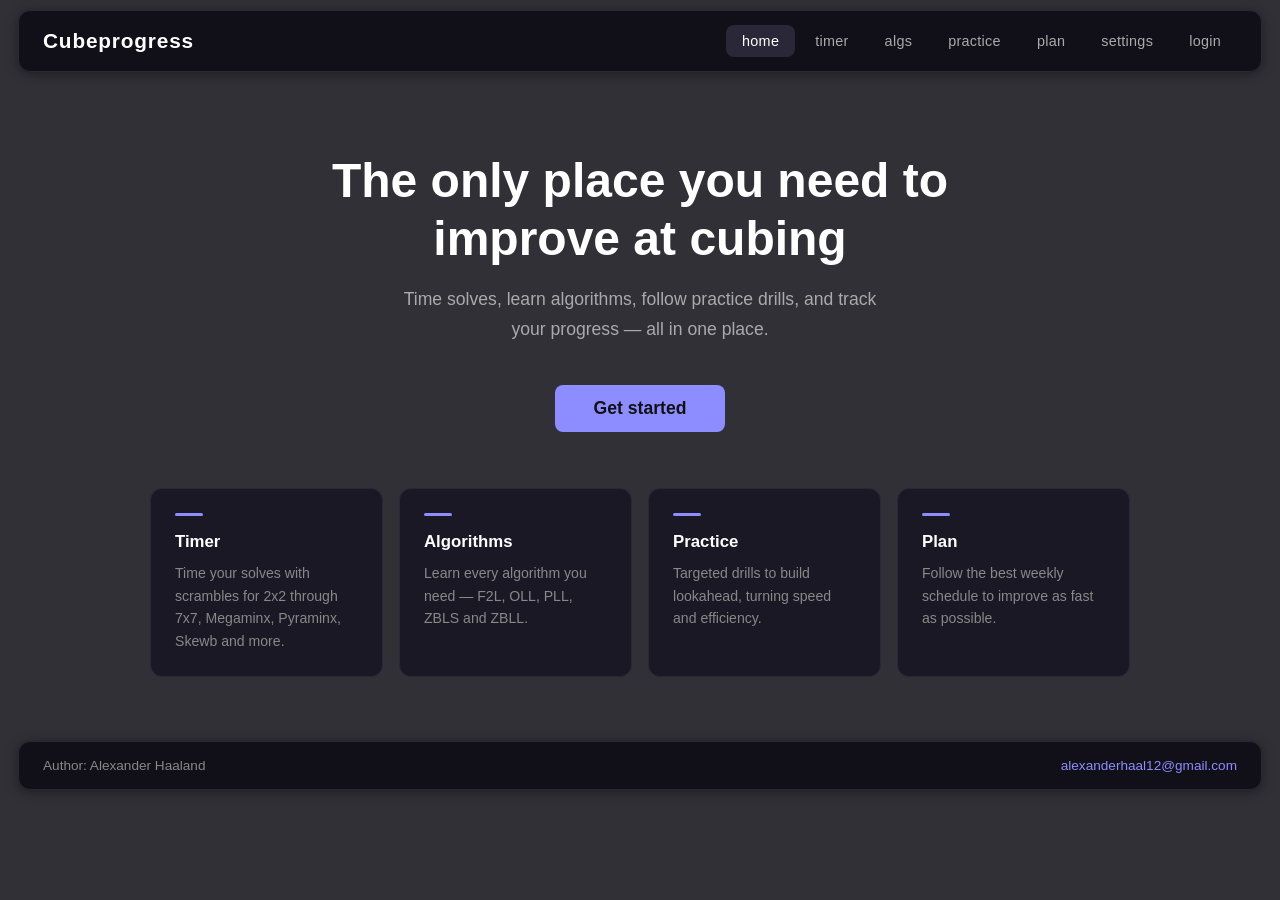
<file: index.html>
<!DOCTYPE html>
<html lang="en">
<head>
    <meta charset="UTF-8">
    <meta name="viewport" content="width=device-width, initial-scale=1.0">
    <title>Cubeprogress</title>
    <link rel="stylesheet" href="style.css">
    <meta name="author" content="Alexander Haaland">
    <meta name="description" content="This is the only place you need to improve at cubing. It has all the tools and reouscorses.">
    <title>Course</title>
    <link rel="icon" href="/images/logo.png" type="image/x-icon">
    <script>(function(){var t=localStorage.getItem('theme');if(t)document.documentElement.setAttribute('data-theme',t);}());</script>
    <script src="auth.js" defer></script>
</head>
<body>
    <header>
        <h1 class="hh1">Cubeprogress</h1>
        <nav>
            <a href="index.html" class="active">home</a>
            <a href="timer.html">timer</a>
            <a href="algs.html">algs</a>
            <a href="practice.html">practice</a>
            <a href="plan.html">plan</a>
            <a href="Settings.html">settings</a>
            <a href="login.html">login</a>
        </nav>
    </header>
    <main>
        <div id="hero">
            <h1 id="maintext">The only place you need to improve at cubing</h1>
            <p id="Homep">Time solves, learn algorithms, follow practice drills, and track your progress — all in one place.</p>
            <div id="getstarted"><a href="timer.html">Get started</a></div>
        </div>
        <div id="features">
            <a href="timer.html" class="feature-card">
                <div class="feature-accent"></div>
                <h2>Timer</h2>
                <p>Time your solves with scrambles for 2x2 through 7x7, Megaminx, Pyraminx, Skewb and more.</p>
            </a>
            <a href="algs.html" class="feature-card">
                <div class="feature-accent"></div>
                <h2>Algorithms</h2>
                <p>Learn every algorithm you need — F2L, OLL, PLL, ZBLS and ZBLL.</p>
            </a>
            <a href="practice.html" class="feature-card">
                <div class="feature-accent"></div>
                <h2>Practice</h2>
                <p>Targeted drills to build lookahead, turning speed and efficiency.</p>
            </a>
            <a href="plan.html" class="feature-card">
                <div class="feature-accent"></div>
                <h2>Plan</h2>
                <p>Follow the best weekly schedule to improve as fast as possible.</p>
            </a>
        </div>
    </main>
    <footer>
        <p >Author: Alexander Haaland</p>
        <a href="mailto:alexanderhaal12@gmail.com">alexanderhaal12@gmail.com</a>
    </footer>
</body>
</html>
</file>
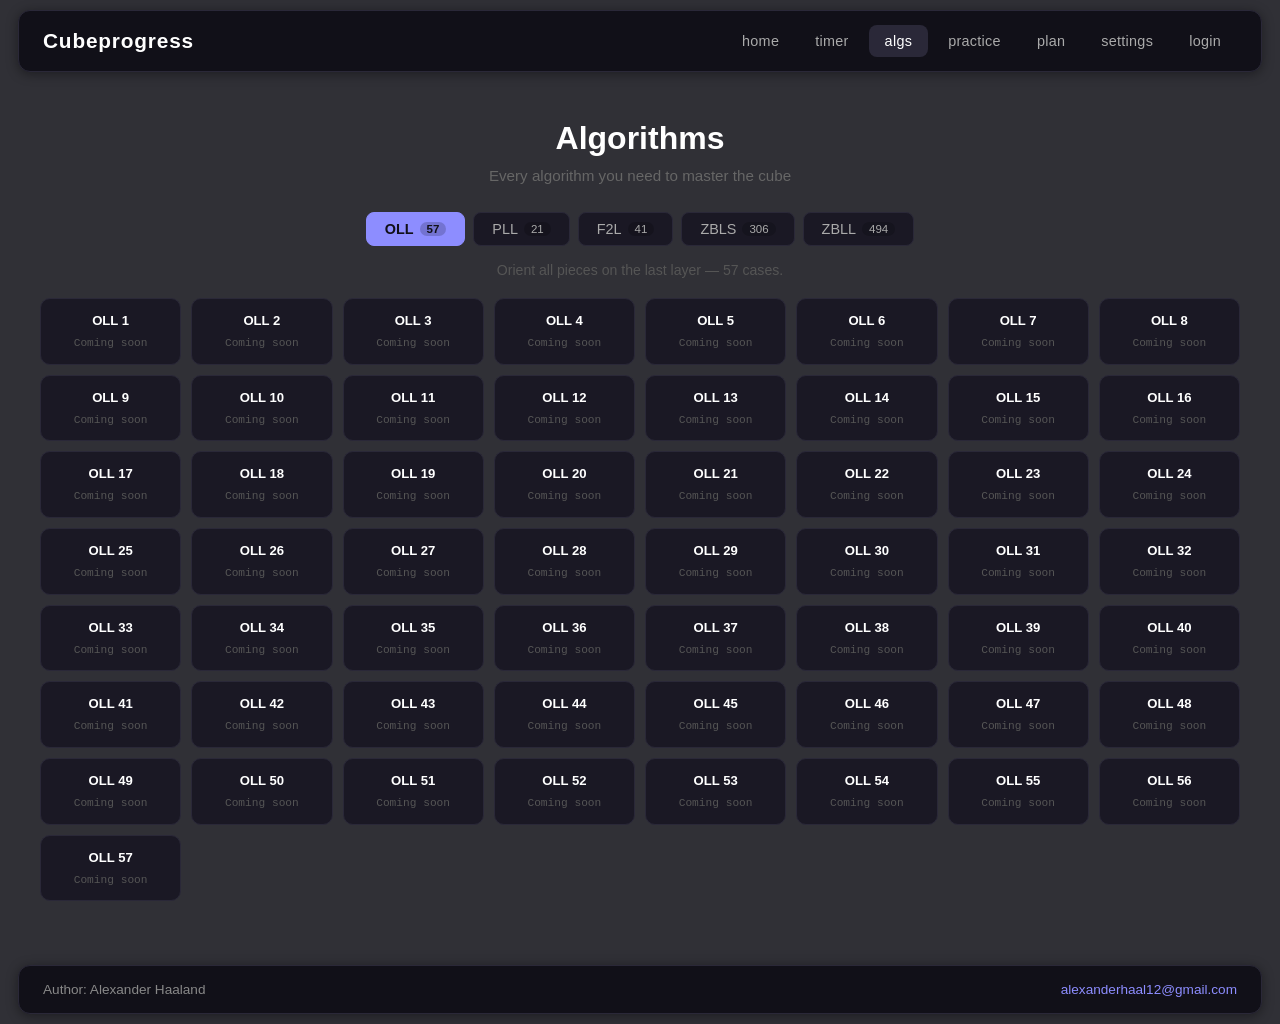
<file: algs.html>
<!DOCTYPE html>
<html lang="en">
<head>
    <meta charset="UTF-8">
    <meta name="viewport" content="width=device-width, initial-scale=1.0">
    <title>Algorithms - Cubeprogress</title>
    <link rel="stylesheet" href="style.css">
    <meta name="author" content="Alexander Haaland">
    <link rel="icon" href="/images/logo.png" type="image/x-icon">
    <script>(function(){var t=localStorage.getItem('theme');if(t)document.documentElement.setAttribute('data-theme',t);}());</script>
    <script src="auth.js" defer></script>
</head>
<body>
    <header>
        <h1 class="hh1">Cubeprogress</h1>
        <nav>
            <a href="index.html">home</a>
            <a href="timer.html">timer</a>
            <a href="algs.html" class="active">algs</a>
            <a href="practice.html">practice</a>
            <a href="plan.html">plan</a>
            <a href="Settings.html">settings</a>
            <a href="login.html">login</a>
        </nav>
    </header>
    <main>
        <div id="alg-header">
            <h1 id="alg-title">Algorithms</h1>
            <p id="alg-subtitle">Every algorithm you need to master the cube</p>
        </div>
        <div id="alg-tabs">
            <button class="alg-tab active" data-tab="OLL" onclick="switchTab('OLL')">OLL <span class="tab-count">57</span></button>
            <button class="alg-tab" data-tab="PLL" onclick="switchTab('PLL')">PLL <span class="tab-count">21</span></button>
            <button class="alg-tab" data-tab="F2L" onclick="switchTab('F2L')">F2L <span class="tab-count">41</span></button>
            <button class="alg-tab" data-tab="ZBLS" onclick="switchTab('ZBLS')">ZBLS <span class="tab-count">306</span></button>
            <button class="alg-tab" data-tab="ZBLL" onclick="switchTab('ZBLL')">ZBLL <span class="tab-count">494</span></button>
        </div>
        <p id="alg-section-info"></p>
        <div id="alg-grid" class="alg-grid"></div>
    </main>
    <footer>
        <p>Author: Alexander Haaland</p>
        <a href="mailto:alexanderhaal12@gmail.com">alexanderhaal12@gmail.com</a>
    </footer>
    <script>
        const PATTERNS = [
            [0,1,0, 1,1,1, 0,1,0], // cross
            [0,0,0, 1,1,1, 0,0,0], // line h
            [0,1,0, 0,1,0, 0,1,0], // line v
            [0,0,0, 0,1,0, 0,0,0], // dot
            [0,1,0, 1,1,0, 0,0,0], // small L
            [0,1,0, 0,1,1, 0,0,0], // small J
            [1,1,0, 0,1,1, 0,0,0], // S
            [0,0,1, 1,1,0, 0,0,0], // Z
            [1,1,1, 0,1,0, 0,1,0], // T
            [0,1,0, 0,1,0, 1,1,1], // T'
            [0,1,1, 0,1,0, 1,1,0], // W
            [1,1,0, 0,1,0, 0,1,1], // W'
            [1,0,1, 0,1,0, 1,0,1], // 4 corners
            [0,1,0, 1,1,1, 0,0,0], // arrow
            [0,0,0, 1,1,1, 0,1,0], // arrow'
            [1,0,0, 0,1,1, 0,0,1], // diag
        ];

        const ALL_YELLOW = [1,1,1, 1,1,1, 1,1,1];

        const PLL_NAMES = [
            'Ua perm','Ub perm','Z perm','H perm',
            'Aa perm','Ab perm','E perm','F perm',
            'Ga perm','Gb perm','Gc perm','Gd perm',
            'Ja perm','Jb perm','Na perm','Nb perm',
            'Ra perm','Rb perm','T perm','V perm','Y perm',
        ];

        const ALGS = {
            OLL: {
                desc: 'Orient all pieces on the last layer — 57 cases.',
                color: '#f5d020',
                cases: Array.from({length: 57}, (_, i) => ({
                    name: `OLL ${i + 1}`,
                    alg: 'Coming soon',
                    pattern: PATTERNS[i % PATTERNS.length],
                })),
            },
            PLL: {
                desc: 'Permute all pieces on the last layer — 21 cases.',
                color: '#f5d020',
                cases: PLL_NAMES.map(name => ({
                    name,
                    alg: 'Coming soon',
                    pattern: ALL_YELLOW,
                })),
            },
            F2L: {
                desc: 'Build the first two layers — 41 cases.',
                color: '#8D8DFF',
                cases: Array.from({length: 41}, (_, i) => ({
                    name: `F2L ${i + 1}`,
                    alg: 'Coming soon',
                    pattern: PATTERNS[i % PATTERNS.length],
                })),
            },
            ZBLS: {
                desc: 'Last slot + last layer edges oriented — 306 cases.',
                color: '#5bc4f5',
                cases: Array.from({length: 306}, (_, i) => ({
                    name: `ZBLS ${i + 1}`,
                    alg: 'Coming soon',
                    pattern: PATTERNS[i % PATTERNS.length],
                })),
            },
            ZBLL: {
                desc: 'Permute last layer with all edges oriented — 494 cases.',
                color: '#5bf5a0',
                cases: Array.from({length: 494}, (_, i) => ({
                    name: `ZBLL ${i + 1}`,
                    alg: 'Coming soon',
                    pattern: PATTERNS[i % PATTERNS.length],
                })),
            },
        };

        function renderFace(pattern, color) {
            return `<div class="cube-face" style="--on:${color}">` +
                pattern.map(v => `<div class="cube-cell ${v ? 'cell-on' : 'cell-off'}"></div>`).join('') +
                `</div>`;
        }

        function switchTab(tab) {
            document.querySelectorAll('.alg-tab').forEach(b => b.classList.toggle('active', b.dataset.tab === tab));
            const s = ALGS[tab];
            document.getElementById('alg-section-info').textContent = s.desc;
            document.getElementById('alg-grid').innerHTML = s.cases.map(c =>
                `<div class="alg-card">
                    <div class="alg-name">${c.name}</div>
                    <div class="alg-notation">${c.alg}</div>
                </div>`
            ).join('');
        }

        switchTab('OLL');
    </script>
</body>
</html>
</file>
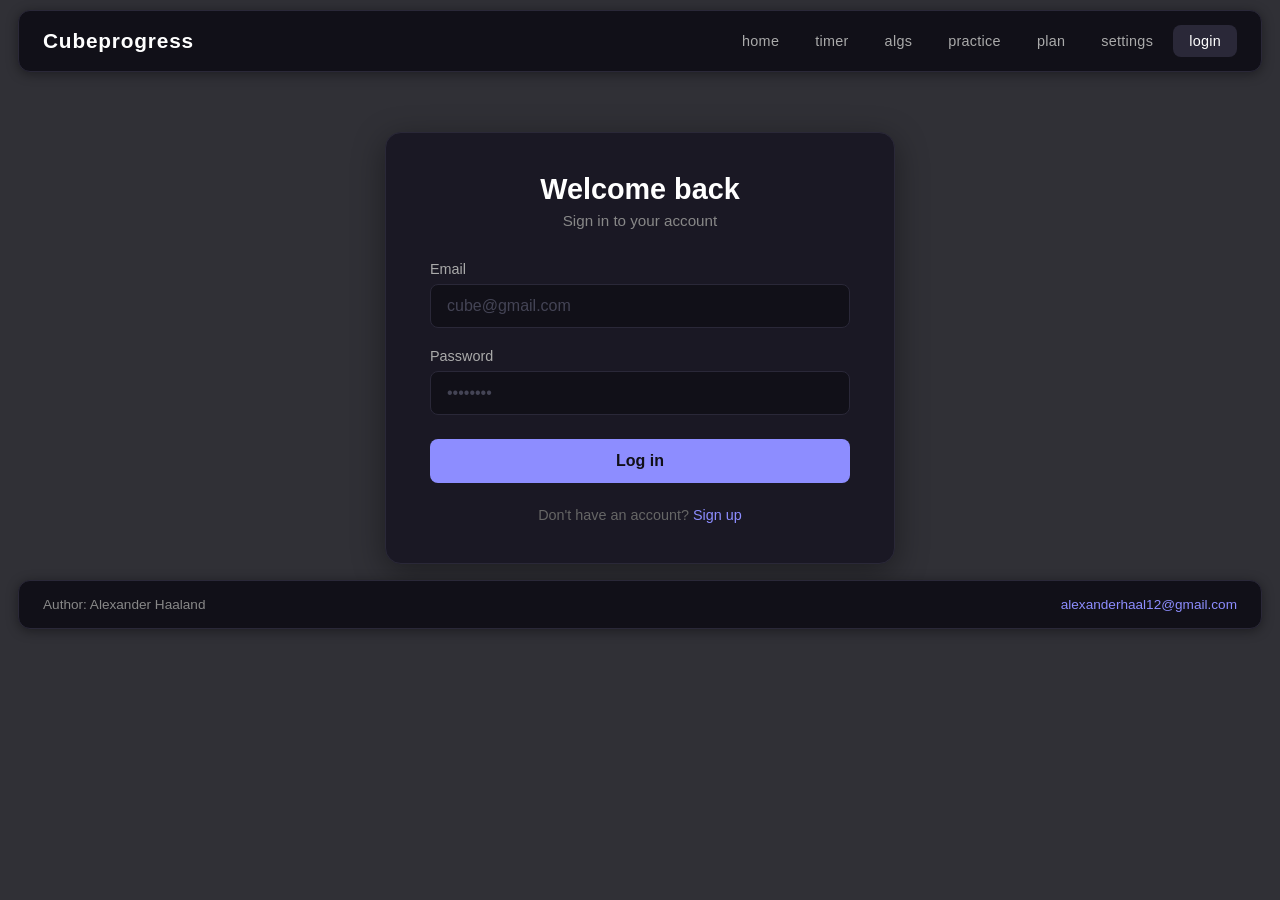
<file: login.html>
<!DOCTYPE html>
<html lang="en">
<head>
    <meta charset="UTF-8">
    <meta name="viewport" content="width=device-width, initial-scale=1.0">
    <title>login</title>
    <link rel="stylesheet" href="style.css">
    <meta name="author" content="Alexander Haaland">
    <meta name="description" content="This is the only place you need to improve at cubing. It has all the tools and reouscorses.">
    <title>Course</title>
    <link rel="icon" href="/images/logo.png" type="image/x-icon">
    <script>(function(){var t=localStorage.getItem('theme');if(t)document.documentElement.setAttribute('data-theme',t);}());</script>
    <script src="auth.js" defer></script>
</head>
<body>
    <header>
        <h1 class="hh1">Cubeprogress</h1>
        <nav>
            <a href="index.html">home</a>
            <a href="timer.html">timer</a>
            <a href="algs.html">algs</a>
            <a href="practice.html">practice</a>
            <a href="plan.html">plan</a>
            <a href="Settings.html">settings</a>
            <a href="login.html" class="active">login</a>
        </nav>
    </header>
    <main>
        <div id="login-card">
            <h1 class="login-title">Welcome back</h1>
            <p class="login-subtitle">Sign in to your account</p>
            <form class="login-form">
                <div class="login-field">
                    <label for="email">Email</label>
                    <input class="login-input" type="email" id="email" name="email" placeholder="cube@gmail.com" required>
                </div>
                <div class="login-field">
                    <label for="pass">Password</label>
                    <input class="login-input" type="password" id="pass" name="pass" placeholder="••••••••" required>
                </div>
                <button type="submit" class="login-btn">Log in</button>
            </form>
            <p class="login-footer">Don't have an account? <a href="sign_up.html">Sign up</a></p>
        </div>
    </main>
    <script>
        document.querySelector('.login-form').addEventListener('submit', function(e) {
            e.preventDefault();
            const email = document.getElementById('email').value.trim();
            const pass = document.getElementById('pass').value;
            const users = JSON.parse(localStorage.getItem('users') || '[]');
            const user = users.find(u => u.email === email && u.password === pass);
            if (!user) { showAuthError('Incorrect email or password.'); return; }
            localStorage.setItem('currentUser', JSON.stringify({ email: user.email, username: user.username }));
            window.location.href = 'index.html';
        });
        function showAuthError(msg) {
            let el = document.getElementById('auth-error');
            if (!el) {
                el = document.createElement('p');
                el.id = 'auth-error';
                el.className = 'auth-error';
                document.querySelector('.login-btn').insertAdjacentElement('beforebegin', el);
            }
            el.textContent = msg;
        }
    </script>
    <footer>
        <p>Author: Alexander Haaland</p>
        <a href="mailto:alexanderhaal12@gmail.com">alexanderhaal12@gmail.com</a>
    </footer>


    
</body>
</html>
</file>
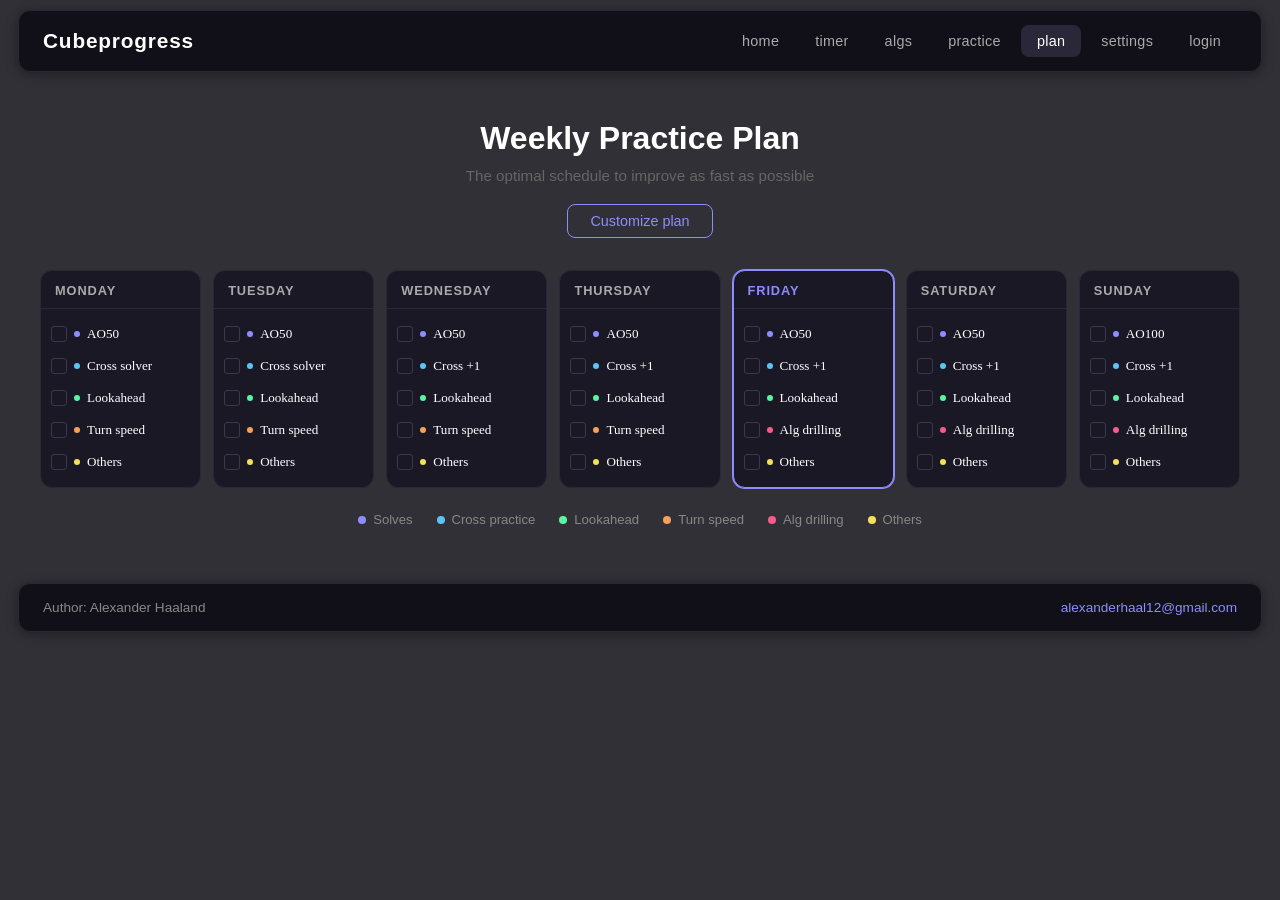
<file: plan.html>
<!DOCTYPE html>
<html lang="en">
<head>
    <meta charset="UTF-8">
    <meta name="viewport" content="width=device-width, initial-scale=1.0">
    <title>Plan - Cubeprogress</title>
    <link rel="stylesheet" href="style.css">
    <meta name="author" content="Alexander Haaland">
    <link rel="icon" href="/images/logo.png" type="image/x-icon">
    <script>(function(){var t=localStorage.getItem('theme');if(t)document.documentElement.setAttribute('data-theme',t);}());</script>
    <script src="auth.js" defer></script>
</head>
<body>
    <header>
        <h1 class="hh1">Cubeprogress</h1>
        <nav>
            <a href="index.html">home</a>
            <a href="timer.html">timer</a>
            <a href="algs.html">algs</a>
            <a href="practice.html">practice</a>
            <a href="plan.html" class="active">plan</a>
            <a href="Settings.html">settings</a>
            <a href="login.html">login</a>
        </nav>
    </header>
    <main>
        <div id="plan-header">
            <h1 id="plan-title">Weekly Practice Plan</h1>
            <p id="plan-subtitle">The optimal schedule to improve as fast as possible</p>
            <button id="plan-customize-btn" onclick="openPlanEdit()">Customize plan</button>
        </div>
        <div id="plan-grid" class="plan-grid"></div>
        <div class="plan-legend">
            <span class="legend-item"><span class="legend-dot cat-session"></span>Solves</span>
            <span class="legend-item"><span class="legend-dot cat-cross"></span>Cross practice</span>
            <span class="legend-item"><span class="legend-dot cat-slow"></span>Lookahead</span>
            <span class="legend-item"><span class="legend-dot cat-speed"></span>Turn speed</span>
            <span class="legend-item"><span class="legend-dot cat-alg"></span>Alg drilling</span>
            <span class="legend-item"><span class="legend-dot cat-pair"></span>Others</span>
        </div>
    </main>
    <footer>
        <p>Author: Alexander Haaland</p>
        <a href="mailto:alexanderhaal12@gmail.com">alexanderhaal12@gmail.com</a>
    </footer>

    <div id="plan-edit-modal" class="modal-hidden">
        <div id="plan-edit-content">
            <h3>Customize Plan</h3>
            <div id="plan-edit-tabs"></div>
            <div id="plan-edit-tasks"></div>
            <button id="plan-copy-btn" onclick="copyToAllDays()">Copy this day to all days</button>
            <div id="plan-edit-btns">
                <button id="plan-reset-btn" onclick="resetPlan()">Reset to default</button>
                <button id="plan-save-btn" onclick="savePlanEdit()">Save</button>
            </div>
        </div>
    </div>

    <script>
        const CATEGORIES = [
            { id: 'cat-session', label: 'Solves' },
            { id: 'cat-cross',   label: 'Cross practice' },
            { id: 'cat-slow',    label: 'Lookahead' },
            { id: 'cat-speed',   label: 'Turn speed' },
            { id: 'cat-alg',     label: 'Alg drilling' },
            { id: 'cat-pair',    label: 'Others' },
        ];

        const DEFAULT_PLAN = [
            { day: 'Monday',    dayNum: 1, tasks: [
                { text: 'AO50', cat: 'cat-session' }, { text: 'Cross solver', cat: 'cat-cross' },
                { text: 'Lookahead', cat: 'cat-slow' }, { text: 'Turn speed', cat: 'cat-speed' },
                { text: 'Others', cat: 'cat-pair' }]},
            { day: 'Tuesday',   dayNum: 2, tasks: [
                { text: 'AO50', cat: 'cat-session' }, { text: 'Cross solver', cat: 'cat-cross' },
                { text: 'Lookahead', cat: 'cat-slow' }, { text: 'Turn speed', cat: 'cat-speed' },
                { text: 'Others', cat: 'cat-pair' }]},
            { day: 'Wednesday', dayNum: 3, tasks: [
                { text: 'AO50', cat: 'cat-session' }, { text: 'Cross +1', cat: 'cat-cross' },
                { text: 'Lookahead', cat: 'cat-slow' }, { text: 'Turn speed', cat: 'cat-speed' },
                { text: 'Others', cat: 'cat-pair' }]},
            { day: 'Thursday',  dayNum: 4, tasks: [
                { text: 'AO50', cat: 'cat-session' }, { text: 'Cross +1', cat: 'cat-cross' },
                { text: 'Lookahead', cat: 'cat-slow' }, { text: 'Turn speed', cat: 'cat-speed' },
                { text: 'Others', cat: 'cat-pair' }]},
            { day: 'Friday',    dayNum: 5, tasks: [
                { text: 'AO50', cat: 'cat-session' }, { text: 'Cross +1', cat: 'cat-cross' },
                { text: 'Lookahead', cat: 'cat-slow' }, { text: 'Alg drilling', cat: 'cat-alg' },
                { text: 'Others', cat: 'cat-pair' }]},
            { day: 'Saturday',  dayNum: 6, tasks: [
                { text: 'AO50', cat: 'cat-session' }, { text: 'Cross +1', cat: 'cat-cross' },
                { text: 'Lookahead', cat: 'cat-slow' }, { text: 'Alg drilling', cat: 'cat-alg' },
                { text: 'Others', cat: 'cat-pair' }]},
            { day: 'Sunday',    dayNum: 0, tasks: [
                { text: 'AO100', cat: 'cat-session' }, { text: 'Cross +1', cat: 'cat-cross' },
                { text: 'Lookahead', cat: 'cat-slow' }, { text: 'Alg drilling', cat: 'cat-alg' },
                { text: 'Others', cat: 'cat-pair' }]},
        ];

        function deepCopy(obj) { return JSON.parse(JSON.stringify(obj)); }

        function escHtml(s) {
            return String(s).replace(/&/g,'&amp;').replace(/</g,'&lt;').replace(/>/g,'&gt;').replace(/"/g,'&quot;');
        }

        function getWeekKey() {
            const d = new Date();
            const jan1 = new Date(d.getFullYear(), 0, 1);
            const week = Math.ceil(((d - jan1) / 86400000 + jan1.getDay() + 1) / 7);
            return `plan_${d.getFullYear()}_w${week}`;
        }

        let plan = JSON.parse(localStorage.getItem('customPlan') || 'null') || deepCopy(DEFAULT_PLAN);

        function renderPlan() {
            const today = new Date().getDay();
            document.getElementById('plan-grid').innerHTML = plan.map(dayData =>
                `<div class="day-card${dayData.dayNum === today ? ' day-today' : ''}" data-day="${dayData.dayNum}">
                    <div class="day-name">${dayData.day}</div>
                    <ul class="day-tasks">
                        ${dayData.tasks.map(task =>
                            `<li class="day-task ${task.cat}">
                                <label class="task-label">
                                    <input type="checkbox" class="task-check">
                                    <span class="task-checkmark"></span>
                                    <span class="task-dot"></span>
                                    <span class="task-text">${escHtml(task.text)}</span>
                                </label>
                            </li>`
                        ).join('')}
                    </ul>
                </div>`
            ).join('');

            const weekKey = getWeekKey();
            document.querySelectorAll('.task-check').forEach((cb, i) => {
                const key = `${weekKey}_${i}`;
                cb.checked = localStorage.getItem(key) === '1';
                cb.addEventListener('change', () => localStorage.setItem(key, cb.checked ? '1' : '0'));
            });
        }

        // === Edit modal ===
        let editPlan = [];
        let editTab = 0;

        function openPlanEdit() {
            editPlan = deepCopy(plan);
            editTab = 0;
            renderEditTabs();
            renderEditTasks();
            document.getElementById('plan-edit-modal').classList.remove('modal-hidden');
        }

        function closePlanEdit() {
            document.getElementById('plan-edit-modal').classList.add('modal-hidden');
        }

        function renderEditTabs() {
            document.getElementById('plan-edit-tabs').innerHTML = editPlan.map((d, i) =>
                `<button class="plan-edit-tab${i === editTab ? ' active' : ''}" onclick="switchEditTab(${i})">${d.day.slice(0,3)}</button>`
            ).join('');
        }

        function switchEditTab(i) {
            collectCurrentTab();
            editTab = i;
            renderEditTabs();
            renderEditTasks();
        }

        function collectCurrentTab() {
            const rows = document.querySelectorAll('.plan-edit-row');
            editPlan[editTab].tasks = Array.from(rows).map(row => ({
                text: row.querySelector('.plan-task-input').value.trim() || 'Task',
                cat: row.querySelector('.plan-cat-select').value,
            }));
        }

        const CAT_OPTIONS = CATEGORIES.map(c => `<option value="${c.id}">${c.label}</option>`).join('');

        function renderEditTasks() {
            const tasks = editPlan[editTab].tasks;
            document.getElementById('plan-edit-tasks').innerHTML =
                tasks.map((task, i) =>
                    `<div class="plan-edit-row">
                        <select class="plan-cat-select" onchange="updateRowDot(this)">${CAT_OPTIONS}</select>
                        <input type="text" class="plan-task-input" value="${escHtml(task.text)}" placeholder="Task name">
                        <button class="plan-task-delete" onclick="deleteEditTask(${i})">&#10005;</button>
                    </div>`
                ).join('') +
                `<button class="plan-add-task-btn" onclick="addEditTask()">+ Add task</button>`;

            document.querySelectorAll('.plan-edit-row').forEach((row, i) => {
                const sel = row.querySelector('.plan-cat-select');
                sel.value = tasks[i].cat;
                updateRowDot(sel);
            });
        }

        function updateRowDot(select) {
            select.className = 'plan-cat-select ' + select.value;
        }

        function addEditTask() {
            collectCurrentTab();
            editPlan[editTab].tasks.push({ text: 'New task', cat: 'cat-session' });
            renderEditTasks();
        }

        function deleteEditTask(i) {
            collectCurrentTab();
            editPlan[editTab].tasks.splice(i, 1);
            renderEditTasks();
        }

        function copyToAllDays() {
            collectCurrentTab();
            const tasks = editPlan[editTab].tasks.map(t => ({...t}));
            editPlan.forEach((day, i) => { if (i !== editTab) day.tasks = tasks.map(t => ({...t})); });
            const btn = document.getElementById('plan-copy-btn');
            btn.textContent = 'Copied to all days!';
            setTimeout(() => btn.textContent = 'Copy this day to all days', 1800);
        }

        function savePlanEdit() {
            collectCurrentTab();
            plan = deepCopy(editPlan);
            localStorage.setItem('customPlan', JSON.stringify(plan));
            renderPlan();
            closePlanEdit();
        }

        function resetPlan() {
            if (!confirm('Reset to the default plan?')) return;
            plan = deepCopy(DEFAULT_PLAN);
            localStorage.removeItem('customPlan');
            renderPlan();
            closePlanEdit();
        }

        document.getElementById('plan-edit-modal').addEventListener('click', function(e) {
            if (e.target === this) closePlanEdit();
        });
        document.addEventListener('keydown', e => { if (e.code === 'Escape') closePlanEdit(); });

        renderPlan();
    </script>
</body>
</html>
</file>
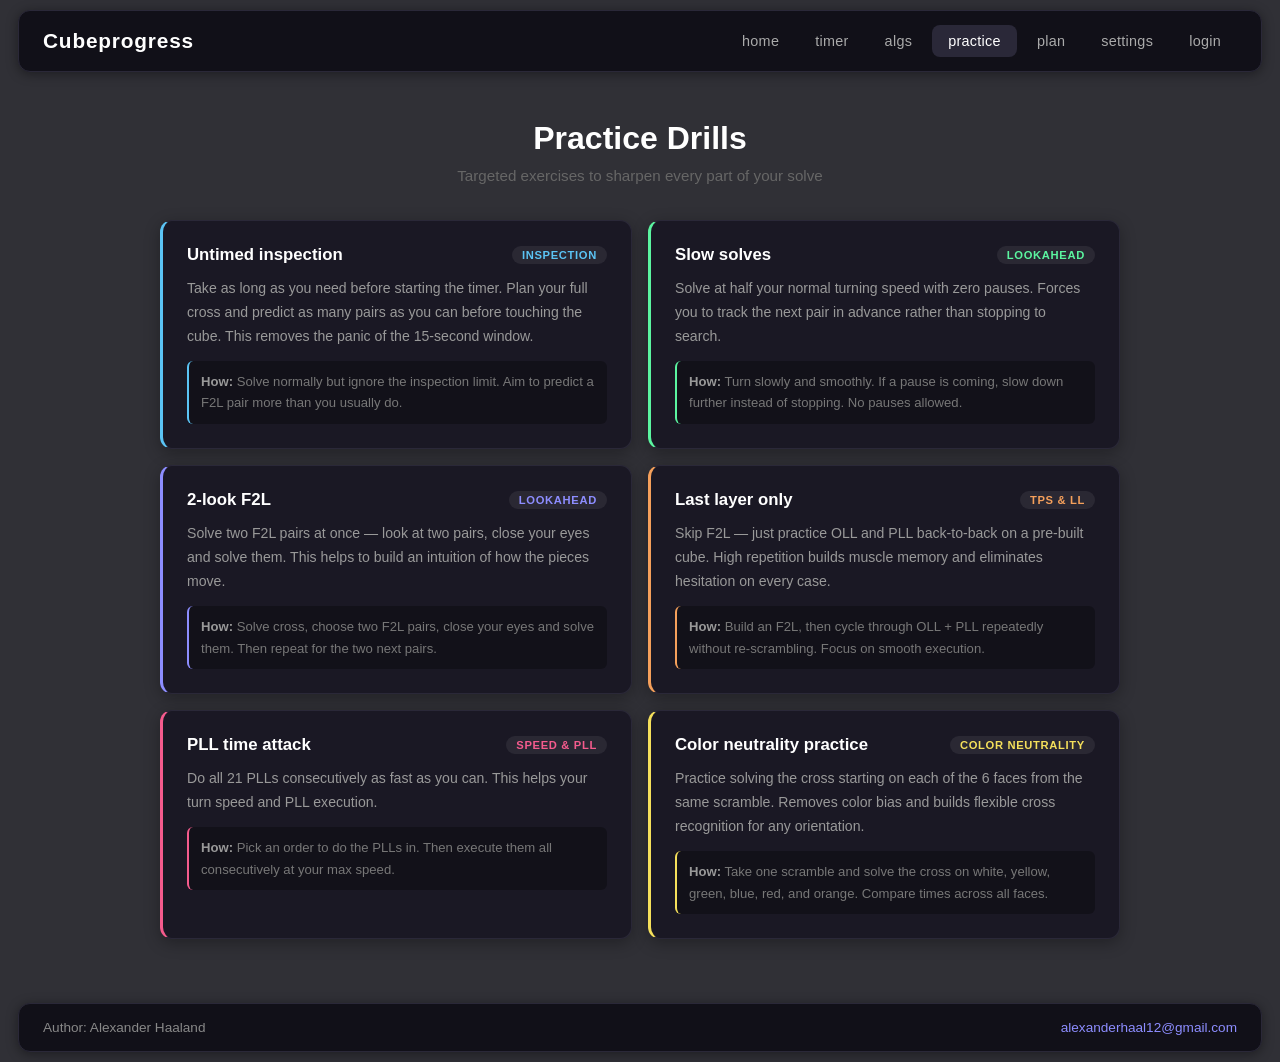
<file: practice.html>
<!DOCTYPE html>
<html lang="en">
<head>
    <meta charset="UTF-8">
    <meta name="viewport" content="width=device-width, initial-scale=1.0">
    <title>Practice - Cubeprogress</title>
    <link rel="stylesheet" href="style.css">
    <meta name="author" content="Alexander Haaland">
    <link rel="icon" href="/images/logo.png" type="image/x-icon">
    <script>(function(){var t=localStorage.getItem('theme');if(t)document.documentElement.setAttribute('data-theme',t);}());</script>
    <script src="auth.js" defer></script>
</head>
<body>
    <header>
        <h1 class="hh1">Cubeprogress</h1>
        <nav>
            <a href="index.html">home</a>
            <a href="timer.html">timer</a>
            <a href="algs.html">algs</a>
            <a href="practice.html" class="active">practice</a>
            <a href="plan.html">plan</a>
            <a href="Settings.html">settings</a>
            <a href="login.html">login</a>
        </nav>
    </header>
    <main>
        <div id="practice-header">
            <h1 id="practice-title">Practice Drills</h1>
            <p id="practice-subtitle">Targeted exercises to sharpen every part of your solve</p>
        </div>
        <div class="practice-grid">

            <div class="drill-card" style="--accent: #5bc4f5">
                <div class="drill-header">
                    <h2 class="drill-name">Untimed inspection</h2>
                    <span class="drill-tag">Inspection</span>
                </div>
                <p class="drill-desc">Take as long as you need before starting the timer. Plan your full cross and predict as many pairs as you can before touching the cube. This removes the panic of the 15-second window.</p>
                <p class="drill-how"><strong>How:</strong> Solve normally but ignore the inspection limit. Aim to predict a F2L pair more than you usually do.</p>
            </div>

            <div class="drill-card" style="--accent: #5bf5a0">
                <div class="drill-header">
                    <h2 class="drill-name">Slow solves</h2>
                    <span class="drill-tag">Lookahead</span>
                </div>
                <p class="drill-desc">Solve at half your normal turning speed with zero pauses. Forces you to track the next pair in advance rather than stopping to search.</p>
                <p class="drill-how"><strong>How:</strong> Turn slowly and smoothly. If a pause is coming, slow down further instead of stopping. No pauses allowed.</p>
            </div>

            <div class="drill-card" style="--accent: #8D8DFF">
                <div class="drill-header">
                    <h2 class="drill-name">2-look F2L</h2>
                    <span class="drill-tag">Lookahead</span>
                </div>
                <p class="drill-desc">Solve two F2L pairs at once — look at two pairs, close your eyes and solve them. This helps to build an intuition of how the pieces move.</p>
                <p class="drill-how"><strong>How:</strong> Solve cross, choose two F2L pairs, close your eyes and solve them. Then repeat for the two next pairs.</p>
            </div>

            <div class="drill-card" style="--accent: #f5a05b">
                <div class="drill-header">
                    <h2 class="drill-name">Last layer only</h2>
                    <span class="drill-tag">TPS &amp; LL</span>
                </div>
                <p class="drill-desc">Skip F2L — just practice OLL and PLL back-to-back on a pre-built cube. High repetition builds muscle memory and eliminates hesitation on every case.</p>
                <p class="drill-how"><strong>How:</strong> Build an F2L, then cycle through OLL + PLL repeatedly without re-scrambling. Focus on smooth execution.</p>
            </div>

            <div class="drill-card" style="--accent: #f55b8d">
                <div class="drill-header">
                    <h2 class="drill-name">PLL time attack</h2>
                    <span class="drill-tag">Speed &amp; PLL</span>
                </div>
                <p class="drill-desc">Do all 21 PLLs consecutively as fast as you can. This helps your turn speed and PLL execution.</p>
                <p class="drill-how"><strong>How:</strong> Pick an order to do the PLLs in. Then execute them all consecutively at your max speed.</p>
            </div>

            <div class="drill-card" style="--accent: #f5e05b">
                <div class="drill-header">
                    <h2 class="drill-name">Color neutrality practice</h2>
                    <span class="drill-tag">Color neutrality</span>
                </div>
                <p class="drill-desc">Practice solving the cross starting on each of the 6 faces from the same scramble. Removes color bias and builds flexible cross recognition for any orientation.</p>
                <p class="drill-how"><strong>How:</strong> Take one scramble and solve the cross on white, yellow, green, blue, red, and orange. Compare times across all faces.</p>
            </div>

        </div>
    </main>
    <footer>
        <p>Author: Alexander Haaland</p>
        <a href="mailto:alexanderhaal12@gmail.com">alexanderhaal12@gmail.com</a>
    </footer>
</body>
</html>
</file>
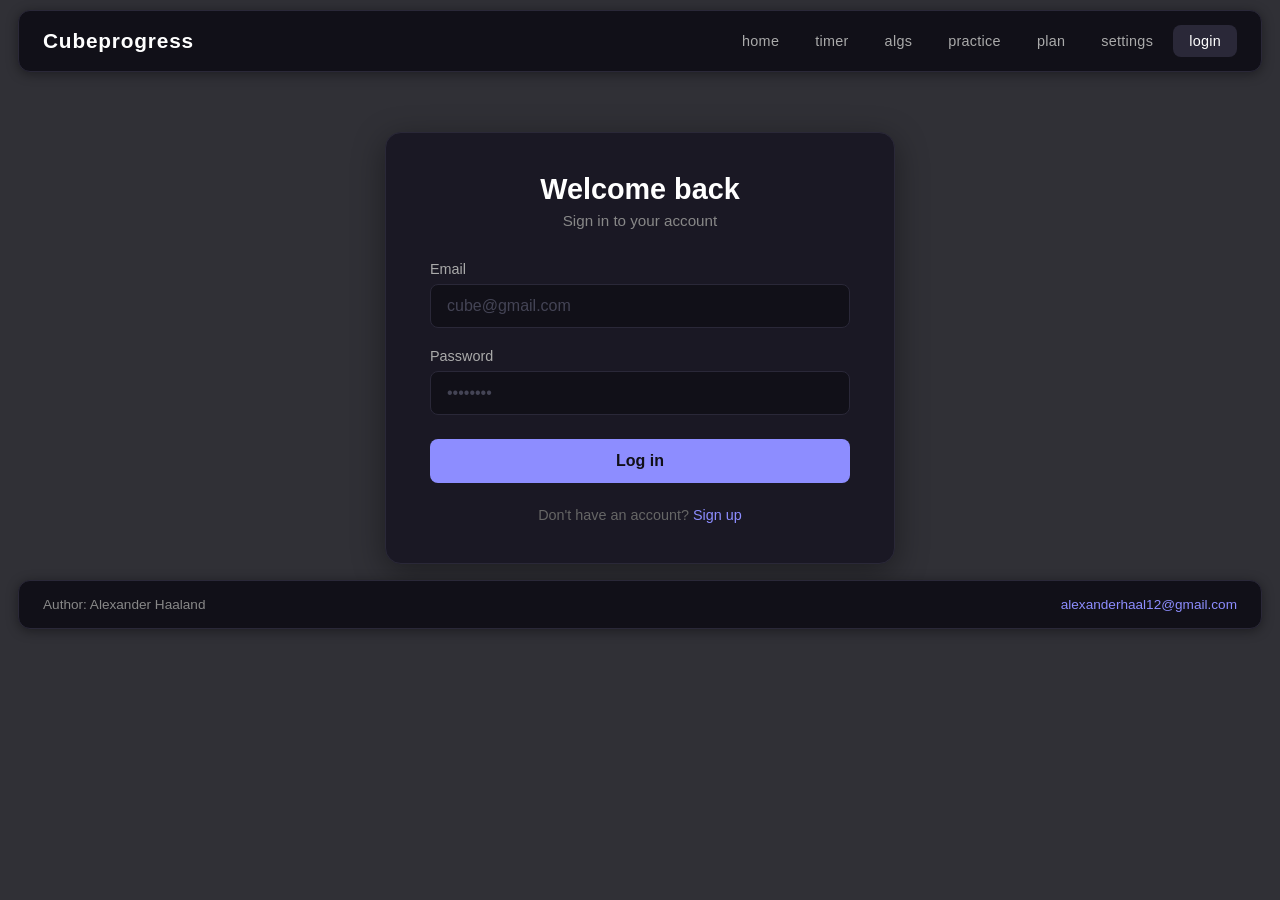
<file: profile.html>
<!DOCTYPE html>
<html lang="en">
<head>
    <meta charset="UTF-8">
    <meta name="viewport" content="width=device-width, initial-scale=1.0">
    <title>Profile - Cubeprogress</title>
    <link rel="stylesheet" href="style.css">
    <link rel="icon" href="/images/logo.png" type="image/x-icon">
    <script>(function(){var t=localStorage.getItem('theme');if(t)document.documentElement.setAttribute('data-theme',t);}());</script>
    <script src="auth.js" defer></script>
</head>
<body>
    <header>
        <h1 class="hh1">Cubeprogress</h1>
        <nav>
            <a href="index.html">home</a>
            <a href="timer.html">timer</a>
            <a href="algs.html">algs</a>
            <a href="practice.html">practice</a>
            <a href="plan.html">plan</a>
            <a href="Settings.html">settings</a>
            <a href="login.html">login</a>
        </nav>
    </header>
    <main>
        <div id="profile-header">
            <h1 id="profile-username"></h1>
            <p id="profile-meta"></p>
        </div>
        <div id="profile-puzzles"></div>
        <div id="profile-actions">
            <button id="logout-btn" onclick="logout()">Log out</button>
        </div>
    </main>
    <footer>
        <p>Author: Alexander Haaland</p>
        <a href="mailto:alexanderhaal12@gmail.com">alexanderhaal12@gmail.com</a>
    </footer>
    <script>
        const user = JSON.parse(localStorage.getItem('currentUser') || 'null');
        if (!user) { window.location.href = 'login.html'; }

        document.getElementById('profile-username').textContent = user.username;

        const PUZZLE_ORDER = ['2x2', '3x3', '4x4', '5x5', '6x6', '7x7', 'Skewb', 'Pyraminx', 'Megaminx', 'Square-1', 'Clock', '3x3 OH', '3x3 BLD', '4x4 BLD', '5x5 BLD'];

        const sessions = JSON.parse(localStorage.getItem('sessions') || '[]');

        // Collect all solves grouped by puzzle
        const byPuzzle = {};
        PUZZLE_ORDER.forEach(p => byPuzzle[p] = []);

        let totalSolves = 0;
        sessions.forEach(s => {
            const timesMs = s.timesMs || [];
            const penalties = s.solvePenalties || [];
            const puzzles = s.solvePuzzles || timesMs.map(() => '3x3');
            timesMs.forEach((ms, i) => {
                const puzzle = puzzles[i] || '3x3';
                if (byPuzzle[puzzle]) byPuzzle[puzzle].push({ ms, penalty: penalties[i] });
            });
            totalSolves += timesMs.length;
        });

        document.getElementById('profile-meta').textContent =
            `${totalSolves} solve${totalSolves !== 1 ? 's' : ''} across ${sessions.length} session${sessions.length !== 1 ? 's' : ''}`;

        function effectiveMsOf(solve) {
            if (solve.penalty === 'DNF') return Infinity;
            if (solve.penalty === '+2') return solve.ms + 2000;
            return solve.ms;
        }

        function formatTime(ms) {
            const minutes = Math.floor(ms / 60000);
            const seconds = Math.floor((ms / 1000) % 60);
            const centis = String(Math.floor((ms % 1000) / 10)).padStart(2, '0');
            return minutes > 0 ? `${minutes}:${String(seconds).padStart(2, '0')}.${centis}` : `${seconds}.${centis}`;
        }

        function computeAoN(solves, start, n) {
            if (start + n > solves.length) return null;
            const slice = solves.slice(start, start + n).map(effectiveMsOf);
            const sorted = [...slice].sort((a, b) => a - b);
            const middle = sorted.slice(1, n - 1);
            if (middle.some(t => t === Infinity)) return null;
            return Math.round(middle.reduce((a, b) => a + b, 0) / (n - 2));
        }

        function bestSingle(solves) {
            const effs = solves.map(effectiveMsOf).filter(t => t !== Infinity);
            return effs.length ? formatTime(Math.min(...effs)) : '-';
        }

        function bestAoN(solves, n) {
            let best = null;
            for (let i = 0; i <= solves.length - n; i++) {
                const v = computeAoN(solves, i, n);
                if (v !== null && (best === null || v < best)) best = v;
            }
            return best !== null ? formatTime(best) : '-';
        }

        const container = document.getElementById('profile-puzzles');
        PUZZLE_ORDER.forEach(puzzle => {
            const solves = byPuzzle[puzzle];
            const card = document.createElement('div');
            card.className = 'puzzle-pb-card';
            card.innerHTML = `
                <p class="puzzle-pb-heading">${puzzle}</p>
                <div class="profile-stat-row"><span>Single</span><span>${bestSingle(solves)}</span></div>
                <div class="profile-stat-row"><span>AO5</span><span>${bestAoN(solves, 5)}</span></div>
                <div class="profile-stat-row"><span>AO12</span><span>${bestAoN(solves, 12)}</span></div>
                <div class="profile-stat-row"><span>AO50</span><span>${bestAoN(solves, 50)}</span></div>
                <div class="profile-stat-row"><span>AO100</span><span>${bestAoN(solves, 100)}</span></div>
            `;
            container.appendChild(card);
        });

        function logout() {
            localStorage.removeItem('currentUser');
            window.location.href = 'login.html';
        }
    </script>
</body>
</html>
</file>
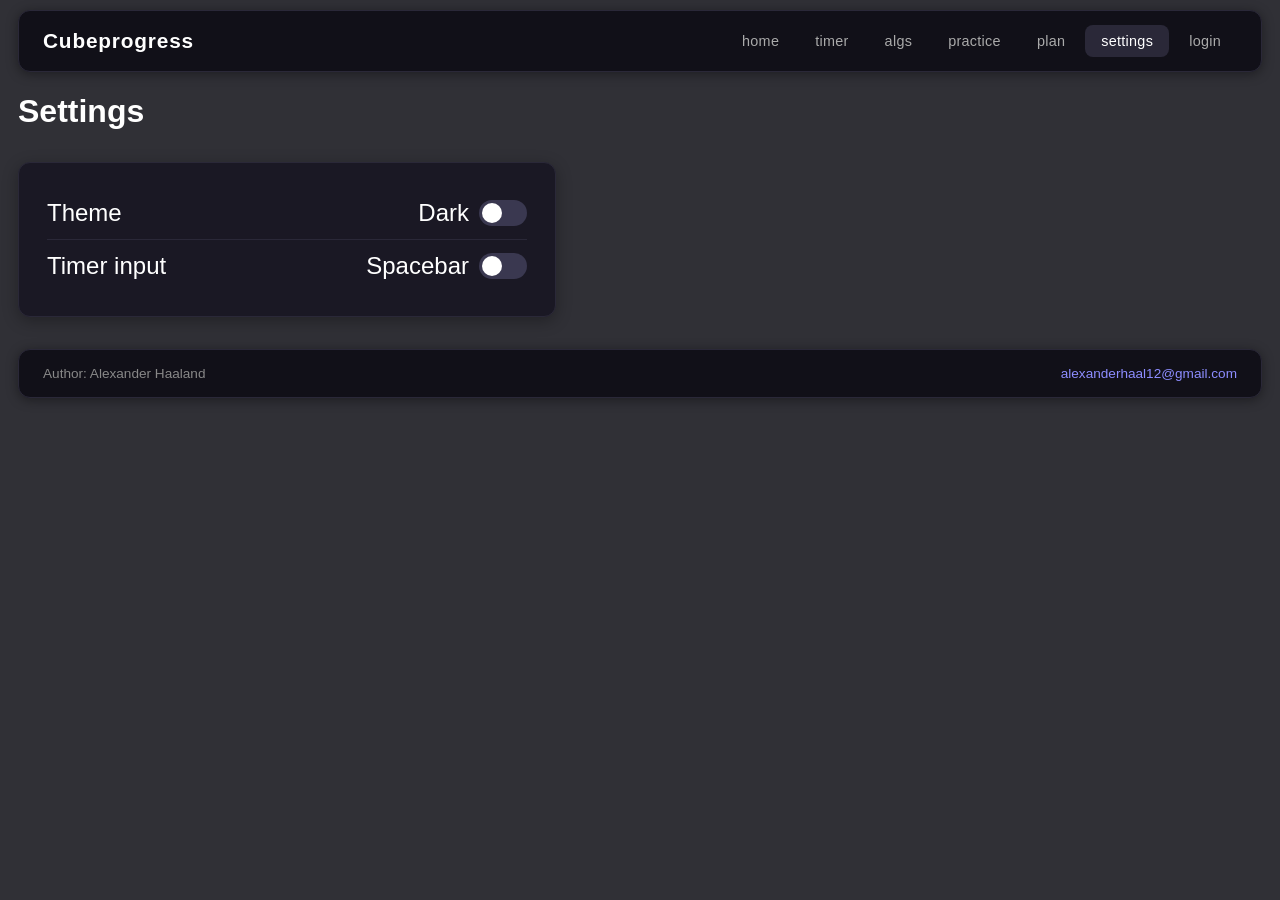
<file: Settings.html>
<!DOCTYPE html>
<html lang="en">
<head>
    <meta charset="UTF-8">
    <meta name="viewport" content="width=device-width, initial-scale=1.0">
    <title>Settings - Cubeprogress</title>
    <link rel="stylesheet" href="style.css">
    <link rel="icon" href="/images/logo.png" type="image/x-icon">
    <script>(function(){var t=localStorage.getItem('theme');if(t)document.documentElement.setAttribute('data-theme',t);}());</script>
    <script src="auth.js" defer></script>
</head>
<body>
    <header>
        <h1 class="hh1">Cubeprogress</h1>
        <nav>
            <a href="index.html">home</a>
            <a href="timer.html">timer</a>
            <a href="algs.html">algs</a>
            <a href="practice.html">practice</a>
            <a href="plan.html">plan</a>
            <a href="Settings.html" class="active">settings</a>
            <a href="login.html">login</a>
        </nav>
    </header>
    <main>
        <h1 style="margin-left: 10px;">Settings</h1>
        <div class="settings-card">
            <div class="settings-row">
                <span>Theme</span>
                <div style="display:flex;align-items:center;gap:10px;">
                    <span id="theme-label">Dark</span>
                    <label class="toggle-switch">
                        <input type="checkbox" id="theme-toggle">
                        <span class="toggle-slider"></span>
                    </label>
                </div>
            </div>
            <div class="settings-row">
                <span>Timer input</span>
                <div style="display:flex;align-items:center;gap:10px;">
                    <span id="input-label">Spacebar</span>
                    <label class="toggle-switch">
                        <input type="checkbox" id="input-toggle">
                        <span class="toggle-slider"></span>
                    </label>
                </div>
            </div>
        </div>
        <script>
            const toggle = document.getElementById('theme-toggle');
            const label = document.getElementById('theme-label');
            const saved = localStorage.getItem('theme') || 'dark';
            if (saved === 'light') {
                toggle.checked = true;
                label.textContent = 'Light';
            }
            toggle.addEventListener('change', function() {
                const theme = this.checked ? 'light' : 'dark';
                document.documentElement.setAttribute('data-theme', theme);
                localStorage.setItem('theme', theme);
                label.textContent = this.checked ? 'Light' : 'Dark';
            });

            const inputToggle = document.getElementById('input-toggle');
            const inputLabel = document.getElementById('input-label');
            if ((localStorage.getItem('inputMethod') || 'spacebar') === 'manual') {
                inputToggle.checked = true;
                inputLabel.textContent = 'Type in';
            }
            inputToggle.addEventListener('change', function() {
                const method = this.checked ? 'manual' : 'spacebar';
                localStorage.setItem('inputMethod', method);
                inputLabel.textContent = this.checked ? 'Type in' : 'Spacebar';
            });
        </script>
    </main>
    <footer>
        <p>Author: Alexander Haaland</p>
        <a href="mailto:alexanderhaal12@gmail.com">alexanderhaal12@gmail.com</a>
    </footer>
</body>
</html>
</file>
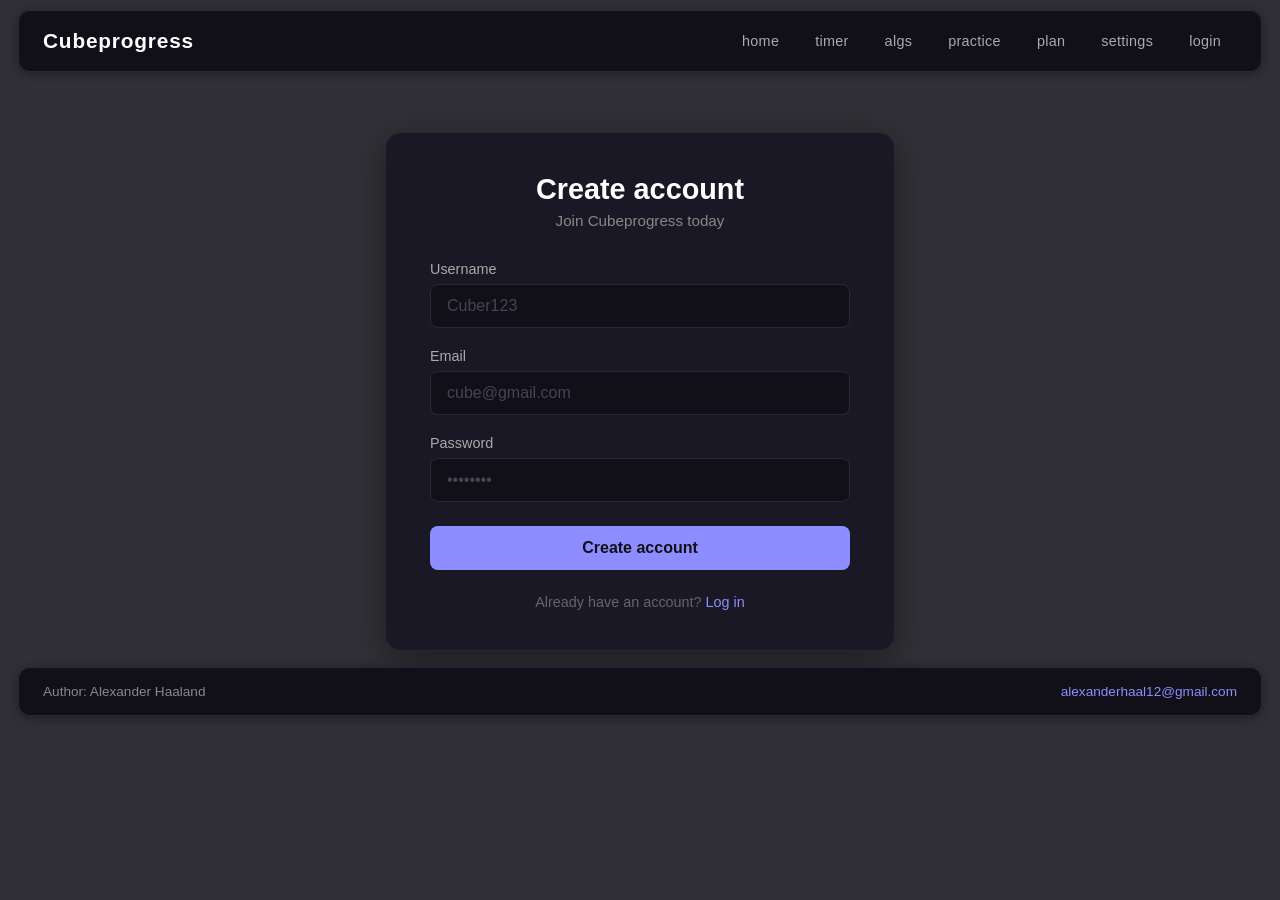
<file: sign_up.html>
<!DOCTYPE html>
<html lang="en">
<head>
    <meta charset="UTF-8">
    <meta name="viewport" content="width=device-width, initial-scale=1.0">
    <title>Sign up</title>
    <link rel="stylesheet" href="style.css">
    <meta name="author" content="Alexander Haaland">
    <meta name="description" content="This is the only place you need to improve at cubing. It has all the tools and reouscorses.">
    <title>Course</title>
    <link rel="icon" href="/images/logo.png" type="image/x-icon">
    <script>(function(){var t=localStorage.getItem('theme');if(t)document.documentElement.setAttribute('data-theme',t);}());</script>
    <script src="auth.js" defer></script>
</head>
<body>
    <header>
        <h1 class="hh1">Cubeprogress</h1>
        <nav>
            <a href="index.html">home</a>
            <a href="timer.html">timer</a>
            <a href="algs.html">algs</a>
            <a href="practice.html">practice</a>
            <a href="plan.html">plan</a>
            <a href="Settings.html">settings</a>
            <a href="login.html">login</a>
        </nav>
    </header>
    <main>
        <div id="login-card">
            <h1 class="login-title">Create account</h1>
            <p class="login-subtitle">Join Cubeprogress today</p>
            <form class="login-form">
                <div class="login-field">
                    <label for="uname">Username</label>
                    <input class="login-input" type="text" id="uname" name="uname" placeholder="Cuber123" required>
                </div>
                <div class="login-field">
                    <label for="email">Email</label>
                    <input class="login-input" type="email" id="email" name="email" placeholder="cube@gmail.com" required>
                </div>
                <div class="login-field">
                    <label for="pass">Password</label>
                    <input class="login-input" type="password" id="pass" name="pass" placeholder="••••••••" required>
                </div>
                <button type="submit" class="login-btn">Create account</button>
            </form>
            <p class="login-footer">Already have an account? <a href="login.html">Log in</a></p>
        </div>
    </main>
    <script>
        document.querySelector('.login-form').addEventListener('submit', function(e) {
            e.preventDefault();
            const username = document.getElementById('uname').value.trim();
            const email = document.getElementById('email').value.trim();
            const pass = document.getElementById('pass').value;
            const users = JSON.parse(localStorage.getItem('users') || '[]');
            if (users.find(u => u.email === email)) { showAuthError('An account with this email already exists.'); return; }
            users.push({ username, email, password: pass });
            localStorage.setItem('users', JSON.stringify(users));
            localStorage.setItem('currentUser', JSON.stringify({ email, username }));
            window.location.href = 'index.html';
        });
        function showAuthError(msg) {
            let el = document.getElementById('auth-error');
            if (!el) {
                el = document.createElement('p');
                el.id = 'auth-error';
                el.className = 'auth-error';
                document.querySelector('.login-btn').insertAdjacentElement('beforebegin', el);
            }
            el.textContent = msg;
        }
    </script>
    <footer>
        <p>Author: Alexander Haaland</p>
        <a href="mailto:alexanderhaal12@gmail.com">alexanderhaal12@gmail.com</a>
    </footer>
</body>
</html>
</file>
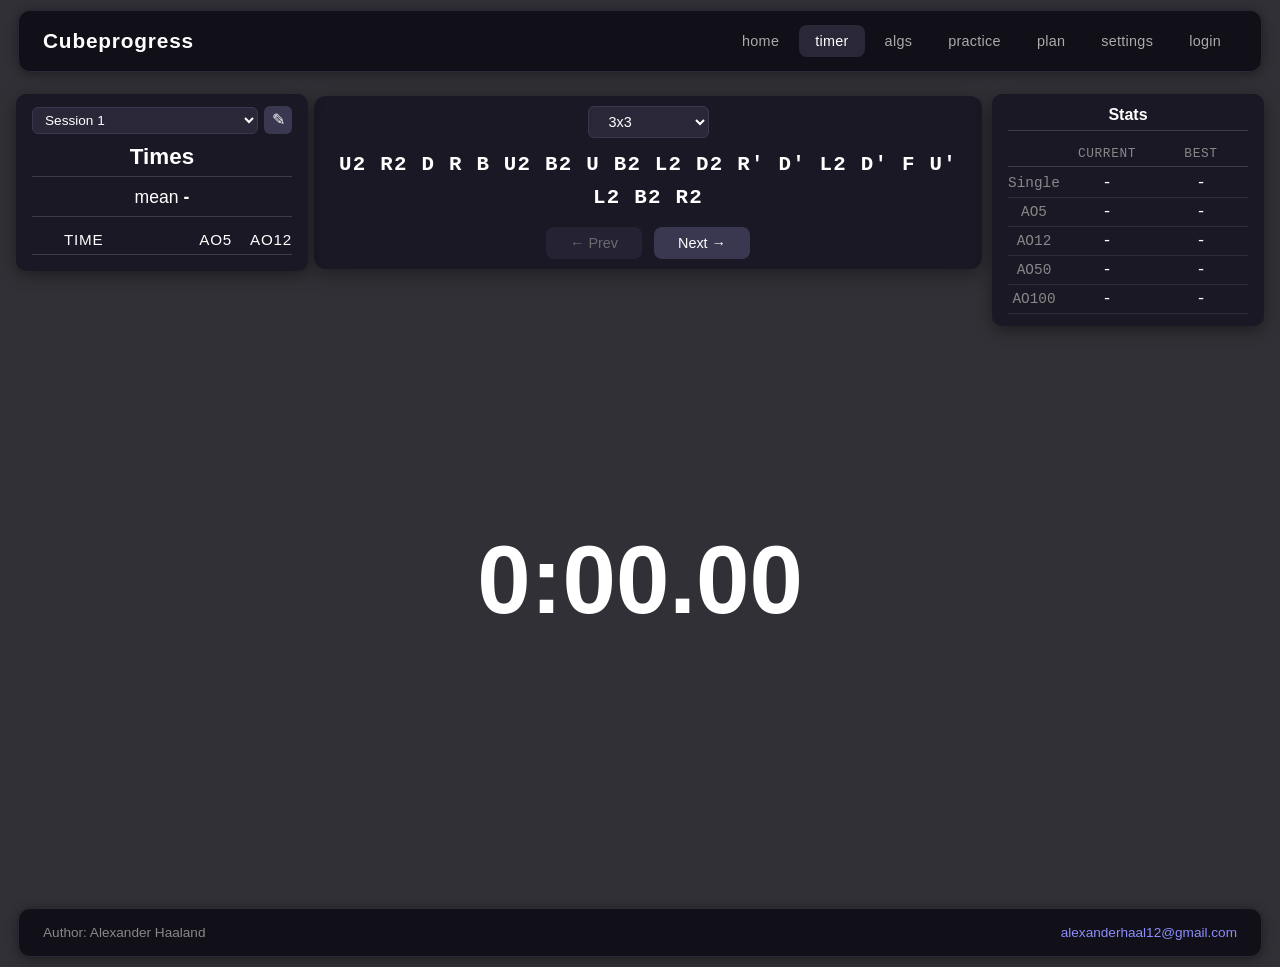
<file: timer.html>
<!DOCTYPE html>
<html lang="en">
<head>
    <meta charset="UTF-8">
    <meta name="viewport" content="width=device-width, initial-scale=1.0">
    <title>Timer</title>
    <link rel="stylesheet" href="style.css">
    <style>body { overflow: hidden; }</style>
    <meta name="author" content="Alexander Haaland">
    <meta name="description" content="This is the only place you need to improve at cubing. It has all the tools and reouscorses.">
    <title>Course</title>
    <link rel="icon" href="/images/logo.png" type="image/x-icon">
    <script>(function(){var t=localStorage.getItem('theme');if(t)document.documentElement.setAttribute('data-theme',t);}());</script>
    <script src="auth.js" defer></script>
</head>
<body>
    <header>
        <h1 class="hh1">Cubeprogress</h1>
        <nav>
            <a href="index.html">home</a>
            <a href="timer.html" class="active">timer</a>
            <a href="algs.html">algs</a>
            <a href="practice.html">practice</a>
            <a href="plan.html">plan</a>
            <a href="Settings.html">settings</a>
            <a href="login.html">login</a>
        </nav>
    </header>
    <div id="best-panel">
        <h3 id="best-heading">Stats</h3>
        <div class="best-row best-header">
            <span class="best-label"></span>
            <span class="best-col-header">Current</span>
            <span class="best-col-header">Best</span>
        </div>
        <div class="best-row"><span class="best-label">Single</span><span id="current-single">-</span><span id="best-single">-</span></div>
        <div class="best-row"><span class="best-label">AO5</span><span id="current-ao5">-</span><span id="best-ao5">-</span></div>
        <div class="best-row"><span class="best-label">AO12</span><span id="current-ao12">-</span><span id="best-ao12">-</span></div>
        <div class="best-row"><span class="best-label">AO50</span><span id="current-ao50">-</span><span id="best-ao50">-</span></div>
        <div class="best-row"><span class="best-label">AO100</span><span id="current-ao100">-</span><span id="best-ao100">-</span></div>
    </div>
    <div id="times-panel">
        <div id="session-controls">
            <select id="session-select" onchange="switchSession(parseInt(this.value))"></select>
            <button id="session-edit-btn" onclick="openSessionsModal()">&#9998;</button>
        </div>
        <h3 id="times-heading">Times</h3>
        <div id="times-mean"></div>
        <div id="times-header">
            <span class="th-num"></span>
            <span class="th-time">time</span>
            <span class="th-ao5">ao5</span>
            <span class="th-ao12">ao12</span>
        </div>
        <ol id="times-list"></ol>
    </div>
    <main>
    <div id="scramble-box">
        <div id="puzzle-select-row">
            <select id="puzzle-select" onchange="setPuzzle(this.value)">
                <option value="2x2">2x2</option>
                <option value="3x3">3x3</option>
                <option value="4x4">4x4</option>
                <option value="5x5">5x5</option>
                <option value="6x6">6x6</option>
                <option value="7x7">7x7</option>
                <option value="Skewb">Skewb</option>
                <option value="Pyraminx">Pyraminx</option>
                <option value="Megaminx">Megaminx</option>
                <option value="Square-1">Square-1</option>
                <option value="Clock">Clock</option>
                <option value="3x3 OH">3x3 OH</option>
                <option value="3x3 BLD">3x3 BLD</option>
                <option value="4x4 BLD">4x4 BLD</option>
                <option value="5x5 BLD">5x5 BLD</option>
            </select>
        </div>
        <div id="scramble-text">Generating...</div>
        <div id="scramble-btns">
            <button id="prev-btn" onclick="prevScramble()">&#8592; Prev</button>
            <button id="next-btn" onclick="nextScramble()">Next &#8594;</button>
        </div>
    </div>
    <h1 align="center" id="timer"><big><b>0:00.00</b></big></h1>
    <div id="manual-input-box">
        <input type="text" id="manual-time-input" autocomplete="off">
    </div>
    </main>
    <footer>
        <p>Author: Alexander Haaland</p>
        <a href="mailto:alexanderhaal12@gmail.com">alexanderhaal12@gmail.com</a>
    </footer>

    <div id="sessions-modal" class="modal-hidden">
        <div id="sessions-modal-content">
            <h3>Edit Sessions</h3>
            <div id="sessions-list"></div>
            <div id="sessions-modal-btns">
                <button id="session-new-btn" onclick="newSession()">+ New Session</button>
                <button id="sessions-modal-done" onclick="closeSessionsModal()">Done</button>
            </div>
        </div>
    </div>
    <div id="solve-modal" class="modal-hidden">
        <div id="modal-content">
            <div id="modal-scramble"></div>
            <div id="modal-time"></div>
            <div id="modal-btns">
                <button id="modal-btn-plus2" onclick="applyPenalty('+2')">+2</button>
                <button id="modal-btn-dnf" onclick="applyPenalty('DNF')">DNF</button>
                <button id="modal-btn-delete" onclick="deleteSolve()">Delete</button>
            </div>
        </div>
    </div>
    <script src="timer.js"></script>
</body>
</html>
</file>
<file: style.css>
:root {
    --base-color: hsl(240, 6%, 20%);
    --text-color: #000000;
    --primary-color: #ffffff;
    --secondary-color: #8D8DFF;
    --color-1: #F9F6F3;
    --color-2: #F3F7F9;
    --color-3: #F6F3F9;
}
@import url('https://fonts.googleapis.com/css2?family=Rubik:ital,wght@0,300..900;1,300..900&display=swap');



body{background-color: var(--base-color);}
header{
    margin: 10px 10px 0 10px;
    background-color: #111018;
    border-radius: 12px;
    border: 1px solid #2a2838;
    display: flex;
    align-items: center;
    justify-content: space-between;
    padding: 0 24px;
    height: 60px;
    box-shadow: 0 2px 12px rgba(0,0,0,0.4);
}
footer {
    background-color: #111018;
    border-radius: 12px;
    border: 1px solid #2a2838;
    margin: 16px 10px 10px 10px;
    padding: 16px 24px;
    display: flex;
    align-items: center;
    justify-content: space-between;
    box-shadow: 0 2px 12px rgba(0,0,0,0.4);
}
footer p {
    margin: 0;
    color: #888888;
    font-size: 0.85rem;
}
footer a {
    color: #8D8DFF;
    font-size: 0.85rem;
    text-decoration: none;
}
footer a:hover {
    color: #ffffff;
}

a, p, h1, h2 {
    color: #ffffff;
    font-family: Rubik, sans-serif;
}
#hero {
    display: flex;
    flex-direction: column;
    align-items: center;
    text-align: center;
    padding: 80px 24px 56px;
}
#maintext {
    font-size: 3rem;
    font-weight: 700;
    margin: 0 0 18px 0;
    max-width: 680px;
    line-height: 1.2;
}
#Homep {
    font-size: 1.1rem;
    color: #aaaaaa;
    margin: 0 0 40px 0;
    max-width: 500px;
    line-height: 1.7;
}
#features {
    display: grid;
    grid-template-columns: repeat(4, 1fr);
    gap: 16px;
    padding: 0 24px 48px;
    max-width: 980px;
    margin: 0 auto;
}
.feature-card {
    background-color: #1a1824;
    border-radius: 12px;
    padding: 24px;
    border: 1px solid #2a2838;
    text-decoration: none;
    display: block;
    transition: background 0.15s, transform 0.15s, border-color 0.15s;
}
.feature-card:hover {
    background-color: #2a2838;
    border-color: #8D8DFF;
    transform: translateY(-3px);
}
.feature-accent {
    width: 28px;
    height: 3px;
    background-color: #8D8DFF;
    border-radius: 2px;
    margin-bottom: 16px;
}
.feature-card h2 {
    font-size: 1.05rem;
    font-weight: 600;
    margin: 0 0 10px 0;
    color: #ffffff;
}
.feature-card p {
    font-size: 0.88rem;
    color: #888888;
    margin: 0;
    line-height: 1.6;
}
.hh1 {
    font-size: 1.3rem;
    font-weight: 700;
    letter-spacing: 0.04em;
    margin: 0;
    white-space: nowrap;
    color: #ffffff;
}

.b1 {
    text-align: center;
    font-family: Verdana, Geneva, Tahoma, sans-serif;
}
button{border-radius: 5px;font-family: verdana;}
nav {
    display: flex;
    align-items: center;
    gap: 4px;
    background: none;
}
nav a {
    display: block;
    padding: 8px 16px;
    text-decoration: none;
    color: #aaaaaa;
    font-family: Rubik, sans-serif;
    font-size: 0.9rem;
    font-weight: 500;
    border-radius: 8px;
    transition: background 0.15s, color 0.15s;
    letter-spacing: 0.02em;
}
nav a:hover {
    background-color: #2a2838;
    color: #ffffff;
}
nav a.active {
    color: #ffffff;
    background-color: #2a2838;
}
#algbar{
    background-color: hsl(0, 0%, 0%);
    overflow: hidden;
    border-radius: 10px;
    margin-bottom: 20rem;
}
#algbar a {
    float: left;
    display: block;
    text-align: center;
    padding: 16px 16px;
    text-decoration: none;
    color: hsl(0, 0%, 100%);
}
#algbar a:hover{
    background-color: hsl(208, 53%, 38%);
    color: hsl(0, 0%, 0%);
}
label{color: hsl(0, 0%, 100%);font-family: verdana;}

#getstarted {
    display: inline-flex;
    align-items: center;
    justify-content: center;
    background-color: #8D8DFF;
    border-radius: 8px;
    padding: 0;
}
#getstarted a {
    display: block;
    padding: 0.75em 2.2em;
    color: #111018;
    font-weight: 700;
    font-size: 1.1rem;
    text-decoration: none;
    font-family: Rubik, sans-serif;
}
#getstarted:hover {
    background-color: #7a7aee;
}
#puzzle-select-row {
    display: flex;
    justify-content: center;
    margin-bottom: 10px;
}
#puzzle-select {
    background-color: #2a2838;
    color: #ffffff;
    border: 1px solid #3a3850;
    border-radius: 6px;
    padding: 6px 16px;
    font-family: Rubik, sans-serif;
    font-size: 0.9rem;
    outline: none;
    cursor: pointer;
}
[data-theme="light"] #puzzle-select { background-color: #e8e7f5; color: #111111; border-color: #d0cfea; }

#scramble-box {
    background-color: #1a1824;
    border-radius: 12px;
    padding: 10px 16px;
    margin: 24px 290px 0 306px;
    text-align: center;
    box-shadow: 0 4px 20px rgba(0,0,0,0.4);
}
#scramble-text {
    font-family: Rubik, monospace;
    font-size: 1.3rem;
    font-weight: 600;
    color: #ffffff;
    letter-spacing: 0.06em;
    line-height: 1.6;
    margin-bottom: 12px;
}
#scramble-btns {
    display: flex;
    justify-content: center;
    gap: 12px;
}
#scramble-btns button {
    background-color: #3a3850;
    color: #ffffff;
    border: none;
    border-radius: 8px;
    padding: 8px 24px;
    font-size: 0.9rem;
    font-family: Rubik, sans-serif;
    cursor: pointer;
}
#scramble-btns button:hover:not(:disabled) {
    background-color: #504e67;
}
#scramble-btns button:disabled {
    opacity: 0.35;
    cursor: default;
}
main:has(#scramble-box) {
    display: flex;
    flex-direction: column;
    height: calc(100vh - 80px);
}

#timer {
    flex: 1;
    display: flex;
    align-items: center;
    justify-content: center;
    margin: 0;
    font-size: 5rem;
}

#stats{
border-radius: 20px;
box-shadow: 0px 8px 20px hsl(254, 100%, 6%);
border-collapse: collapse;
background-color: hsl(260, 91%, 5%);
margin: auto;
width: 630px;}
#bl{border-bottom-left-radius: 9px;}
#br{border-bottom-right-radius: 9px;}
#tl{border-top-left-radius: 9px;}
#tr{border-top-right-radius: 9px;}


section {
    display: flex;
    justify-content: center;
    align-items: center;
    flex-wrap: wrap;
    gap: 3em;
    background-color: #504e67;
    border-radius: 10px;
    margin: 25px;
}
section b {
    font-size: 1.25rem;
    font-weight: 600;
}
section:hover {
    background-color: #3f3e51;
    scale: 1.03;
}

.content-table {
    border-collapse: collapse;
    margin: 25px 0;
    font-size: 0.9em;
    min-width: 400px;
    border-radius: 8px 8px 0 0;
    overflow: hidden;
    box-shadow: 0 0 20px rgba(0, 0, 0, 0.15);
    margin-left: auto;
    margin-right: auto;
}
.content-table thead tr {
    background-color: #1a1824;
    color: #ffffff;
    text-align: left;
    font-weight: bold;
}
.content-table th, .content-table td {
    padding: 12px 15px;
}
.content-table tbody tr {
    border-bottom: 1px solid #dddddd;
    border-top: 1px solid #dddddd;
}
.content-table tbody tr:nth-of-type(even) {
    background-color: #3d3d4a;
}
.content-table tbody tr:nth-of-type(odd) {
    background-color: #58576a;
}
.content-table tbody tr:nth-of-type(even):hover {
    background-color: #393946;
    font-weight: 300;
}
.content-table tbody tr:nth-of-type(odd):hover {
    background-color: #504f62;
    font-weight: 300;
}

.leftstat {
    font-weight: bold;
    background-color: #1a1824;
    color: #ffffff;
}

#best-panel {
    position: fixed;
    top: 94px;
    right: 16px;
    width: 240px;
    background-color: #1a1824;
    border-radius: 10px;
    padding: 12px 16px;
    box-shadow: 0 4px 16px rgba(0,0,0,0.4);
}
#best-heading {
    margin: 0 0 10px 0;
    font-size: 1rem;
    text-align: center;
    color: #ffffff;
    font-family: Rubik, sans-serif;
    border-bottom: 1px solid #3d3d4a;
    padding-bottom: 6px;
}
.best-row {
    display: grid;
    grid-template-columns: 52px 1fr 1fr;
    align-items: center;
    padding: 5px 0;
    border-bottom: 1px solid #2e2d3a;
    font-family: Rubik, monospace;
}
.best-header {
    border-bottom: 1px solid #3d3d4a;
    margin-bottom: 2px;
}
.best-col-header {
    color: #888888;
    font-size: 0.8rem;
    text-transform: uppercase;
    letter-spacing: 0.05em;
    text-align: center;
}
.best-label {
    color: #888888;
    font-size: 0.9rem;
    text-align: center;
}
.best-row span:not(.best-label):not(.best-col-header) {
    color: #ffffff;
    font-size: 1rem;
    text-align: center;
}
#times-panel {
    position: fixed;
    top: 94px;
    left: 16px;
    width: 260px;
    max-height: calc(100vh - 120px);
    overflow-y: auto;
    background-color: #1a1824;
    border-radius: 10px;
    padding: 12px 16px;
    box-shadow: 0 4px 16px rgba(0,0,0,0.4);
}
#times-heading {
    margin: 0 0 10px 0;
    text-align: center;
    font-size: 1.4rem;
    color: #ffffff;
    font-family: Rubik, sans-serif;
    border-bottom: 1px solid #3d3d4a;
    padding-bottom: 6px;
}
#times-header {
    display: flex;
    gap: 8px;
    padding: 4px 0 6px 0;
    border-bottom: 1px solid #3d3d4a;
    margin-bottom: 4px;
    font-family: Rubik, sans-serif;
    font-size: 0.95rem;
    color: #ffffff;
    text-transform: uppercase;
    letter-spacing: 0.05em;
}
.th-num { min-width: 24px; }
.th-time { flex: 1; }
.th-ao5 { min-width: 52px; text-align: right; }
.th-ao12 { min-width: 52px; text-align: right; }
#times-list {
    list-style: none;
    padding: 0;
    margin: 0;
    display: flex;
    flex-direction: column;
    gap: 4px;
}
#times-mean {
    font-family: Rubik, sans-serif;
    font-size: 1.1rem;
    text-align: center;
    color: #ffffff;
    margin-bottom: 10px;
    padding-bottom: 8px;
    border-bottom: 1px solid #3d3d4a;
}
#times-mean span {
    color: #ffffff;
    font-weight: bold;
}
#times-list li {
    font-family: Rubik, monospace;
    font-size: 1.4rem;
    justify-content: center;
    color: #ffffff;
    padding: 4px 0;
    border-bottom: 1px solid #2e2d3a;
    display: flex;
    gap: 8px;
    align-items: center;
}
#times-list li .solve-num {
    color: #888888;
    min-width: 24px;
    text-align: right;
}
#times-list li .solve-time {
    flex: 1;
}
#times-list li .solve-ao5 {
    color: #aaaaaa;
    font-size: 0.9rem;
    min-width: 52px;
    text-align: right;
}
#times-list li .solve-ao12 {
    color: #888888;
    font-size: 0.9rem;
    min-width: 52px;
    text-align: right;
}
#times-list li {
    cursor: pointer;
}
#times-list li:hover {
    background-color: #2a2838;
    border-radius: 4px;
}
#solve-modal {
    position: fixed;
    inset: 0;
    background: rgba(0,0,0,0.6);
    display: flex;
    align-items: center;
    justify-content: center;
    z-index: 100;
}
#solve-modal.modal-hidden {
    display: none;
}
#modal-content {
    background-color: #1a1824;
    border-radius: 12px;
    padding: 28px 32px;
    min-width: 320px;
    max-width: 500px;
    text-align: center;
    border: 1px solid #2a2838;
    box-shadow: 0 8px 32px rgba(0,0,0,0.6);
}
#modal-scramble {
    font-family: Rubik, monospace;
    font-size: 1rem;
    color: #aaaaaa;
    margin-bottom: 16px;
    line-height: 1.6;
    letter-spacing: 0.04em;
}
#modal-time {
    font-family: Rubik, monospace;
    font-size: 2.4rem;
    font-weight: bold;
    color: #ffffff;
    margin-bottom: 20px;
}
#modal-btns {
    display: flex;
    justify-content: center;
    gap: 10px;
}
#modal-btns button {
    background-color: #2a2838;
    color: #ffffff;
    border: none;
    border-radius: 8px;
    padding: 8px 20px;
    font-size: 0.95rem;
    font-family: Rubik, sans-serif;
    cursor: pointer;
}
#modal-btns button:hover {
    background-color: #3a3850;
}
#modal-btns button.active-penalty {
    background-color: #8D8DFF;
    color: #111018;
    font-weight: bold;
}
#modal-btn-delete {
    background-color: #7a1a1a;
    color: #ffffff;
}
#modal-btn-delete:hover {
    background-color: #a02020;
}

/* === Settings page === */
.settings-card {
    background-color: #1a1824;
    border-radius: 12px;
    padding: 24px 28px;
    margin: 32px 10px;
    max-width: 480px;
    border: 1px solid #2a2838;
    box-shadow: 0 4px 16px rgba(0,0,0,0.3);
}
.settings-row {
    display: flex;
    align-items: center;
    justify-content: space-between;
    padding: 12px 0;
    font-family: Rubik, sans-serif;
    font-size: 1.5rem;
    color: #ffffff;
}
.toggle-switch {
    position: relative;
    display: inline-block;
    width: 48px;
    height: 26px;
    cursor: pointer;
}
.toggle-switch input { opacity: 0; width: 0; height: 0; }
.toggle-slider {
    position: absolute;
    inset: 0;
    background-color: #3a3850;
    border-radius: 26px;
    transition: background 0.2s;
}
.toggle-slider::before {
    content: '';
    position: absolute;
    width: 20px;
    height: 20px;
    left: 3px;
    top: 3px;
    background-color: #ffffff;
    border-radius: 50%;
    transition: transform 0.2s;
}
.toggle-switch input:checked + .toggle-slider { background-color: #8D8DFF; }
.toggle-switch input:checked + .toggle-slider::before { transform: translateX(22px); }

/* === Light Theme === */
[data-theme="light"] body { background-color: #f0eff7; }

[data-theme="light"] header,
[data-theme="light"] footer {
    background-color: #ffffff;
    border-color: #e0dff0;
    box-shadow: 0 2px 12px rgba(141,141,255,0.08);
}
[data-theme="light"] footer p { color: #666666; }
[data-theme="light"] footer a { color: #5a5aaa; }
[data-theme="light"] footer a:hover { color: #111111; }

[data-theme="light"] a,
[data-theme="light"] p,
[data-theme="light"] h1,
[data-theme="light"] h2 { color: #111111; }
[data-theme="light"] .hh1 { color: #111111; }

[data-theme="light"] nav a { color: #555555; }
[data-theme="light"] nav a:hover { background-color: #e8e7f5; color: #111111; }
[data-theme="light"] nav a.active { background-color: #e8e7f5; color: #111111; }

[data-theme="light"] label { color: #111111; }

[data-theme="light"] #algbar { background-color: #e8e7f5; }
[data-theme="light"] #algbar a { color: #111111; }
[data-theme="light"] #algbar a:hover { background-color: #8D8DFF; color: #ffffff; }

[data-theme="light"] section { background-color: #dddcef; }
[data-theme="light"] section:hover { background-color: #cac9e4; }

[data-theme="light"] .content-table thead tr { background-color: #e0dff0; color: #111111; }
[data-theme="light"] .content-table tbody tr:nth-of-type(even) { background-color: #eeedf8; }
[data-theme="light"] .content-table tbody tr:nth-of-type(odd) { background-color: #f5f4fc; }
[data-theme="light"] .content-table tbody tr:nth-of-type(even):hover { background-color: #e4e3f5; }
[data-theme="light"] .content-table tbody tr:nth-of-type(odd):hover { background-color: #eeedf8; }
[data-theme="light"] .leftstat { background-color: #e0dff0; color: #111111; }

[data-theme="light"] #scramble-box {
    background-color: #ffffff;
    box-shadow: 0 4px 20px rgba(141,141,255,0.1);
}
[data-theme="light"] #scramble-text { color: #111111; }
[data-theme="light"] #scramble-btns button { background-color: #dddcef; color: #111111; }
[data-theme="light"] #scramble-btns button:hover:not(:disabled) { background-color: #cac9e4; }

[data-theme="light"] #best-panel,
[data-theme="light"] #times-panel {
    background-color: #ffffff;
    box-shadow: 0 4px 16px rgba(141,141,255,0.1);
}
[data-theme="light"] #best-heading,
[data-theme="light"] #times-heading { color: #111111; border-bottom-color: #e0dff0; }
[data-theme="light"] .best-row { border-bottom-color: #e8e7f5; }
[data-theme="light"] .best-col-header { color: #666666; }
[data-theme="light"] .best-label { color: #666666; }
[data-theme="light"] .best-row span:not(.best-label):not(.best-col-header) { color: #111111; }
[data-theme="light"] #times-mean { color: #111111; border-bottom-color: #e0dff0; }
[data-theme="light"] #times-mean span { color: #111111; }
[data-theme="light"] #times-header { color: #111111; border-bottom-color: #e0dff0; }
[data-theme="light"] #times-list li { color: #111111; border-bottom-color: #e8e7f5; }
[data-theme="light"] #times-list li .solve-num { color: #888888; }
[data-theme="light"] #times-list li .solve-ao5 { color: #666666; }
[data-theme="light"] #times-list li .solve-ao12 { color: #888888; }
[data-theme="light"] #times-list li:hover { background-color: #e8e7f5; }

[data-theme="light"] #solve-modal { background: rgba(0,0,0,0.3); }
[data-theme="light"] #modal-content {
    background-color: #ffffff;
    border-color: #e0dff0;
    box-shadow: 0 8px 32px rgba(141,141,255,0.15);
}
[data-theme="light"] #modal-scramble { color: #666666; }
[data-theme="light"] #modal-time { color: #111111; }
[data-theme="light"] #modal-btns button { background-color: #e8e7f5; color: #111111; }
[data-theme="light"] #modal-btns button:hover { background-color: #dddcef; }
[data-theme="light"] #modal-btn-delete { background-color: #c0392b; color: #ffffff; }
[data-theme="light"] #modal-btn-delete:hover { background-color: #e74c3c; }

/* === Login page === */
#login-card {
    background-color: #1a1824;
    border: 1px solid #2a2838;
    border-radius: 16px;
    padding: 40px 44px;
    width: 100%;
    max-width: 420px;
    margin: 60px auto 0;
    box-shadow: 0 8px 32px rgba(0,0,0,0.4);
}
.login-title {
    font-family: Rubik, sans-serif;
    font-size: 1.8rem;
    font-weight: 700;
    color: #ffffff;
    margin: 0 0 6px 0;
    text-align: center;
}
.login-subtitle {
    font-family: Rubik, sans-serif;
    font-size: 0.95rem;
    color: #888888;
    margin: 0 0 32px 0;
    text-align: center;
}
.login-form {
    display: flex;
    flex-direction: column;
    gap: 20px;
}
.login-field {
    display: flex;
    flex-direction: column;
    gap: 7px;
}
.login-field label {
    font-family: Rubik, sans-serif;
    font-size: 0.9rem;
    font-weight: 500;
    color: #aaaaaa;
}
.login-input {
    background-color: #111018;
    border: 1px solid #2a2838;
    border-radius: 8px;
    padding: 12px 16px;
    font-family: Rubik, sans-serif;
    font-size: 1rem;
    color: #ffffff;
    outline: none;
    transition: border-color 0.15s;
}
.login-input::placeholder { color: #444455; }
.login-input:focus { border-color: #8D8DFF; }
.login-btn {
    background-color: #8D8DFF;
    color: #111018;
    border: none;
    border-radius: 8px;
    padding: 13px;
    font-family: Rubik, sans-serif;
    font-size: 1rem;
    font-weight: 700;
    cursor: pointer;
    margin-top: 4px;
    transition: background 0.15s;
}
.login-btn:hover { background-color: #7a7aee; }
.login-footer {
    font-family: Rubik, sans-serif;
    font-size: 0.9rem;
    color: #666666;
    text-align: center;
    margin: 24px 0 0 0;
}
.login-footer a { color: #8D8DFF; text-decoration: none; }
.login-footer a:hover { color: #ffffff; }

[data-theme="light"] #login-card { background-color: #ffffff; border-color: #e0dff0; box-shadow: 0 8px 32px rgba(141,141,255,0.1); }
[data-theme="light"] .login-title { color: #111111; }
[data-theme="light"] .login-subtitle { color: #666666; }
[data-theme="light"] .login-field label { color: #555555; }
[data-theme="light"] .login-input { background-color: #f5f4fc; border-color: #e0dff0; color: #111111; }
[data-theme="light"] .login-input::placeholder { color: #aaaaaa; }
[data-theme="light"] .login-input:focus { border-color: #8D8DFF; }
[data-theme="light"] .login-footer { color: #888888; }

[data-theme="light"] #Homep { color: #555555; }
[data-theme="light"] .feature-card { background-color: #ffffff; border-color: #e0dff0; }
[data-theme="light"] .feature-card:hover { background-color: #f5f4fc; border-color: #8D8DFF; }
[data-theme="light"] .feature-card h2 { color: #111111; }
[data-theme="light"] .feature-card p { color: #666666; }

[data-theme="light"] .settings-card { background-color: #ffffff; border-color: #e0dff0; }
[data-theme="light"] .settings-row { color: #111111; }
[data-theme="light"] .toggle-slider { background-color: #d0cfea; }
[data-theme="light"] .settings-row + .settings-row { border-top-color: #e0dff0; }

/* === Manual time input === */
.settings-row + .settings-row { border-top: 1px solid #2a2838; }

#manual-input-box {
    display: none;
    flex: 1;
    justify-content: center;
    align-items: center;
    gap: 24px;
    margin: 0;
}
#manual-time-input {
    background-color: #1a1824;
    border: 1px solid #2a2838;
    border-radius: 12px;
    padding: 28px 44px;
    font-family: Rubik, monospace;
    font-size: 4.5rem;
    color: #ffffff;
    text-align: center;
    width: 460px;
    outline: none;
}
#manual-time-input:focus { border-color: #8D8DFF; }
#manual-add-btn {
    background-color: #8D8DFF;
    color: #111018;
    border: none;
    border-radius: 12px;
    padding: 28px 48px;
    font-size: 1.6rem;
    font-family: Rubik, sans-serif;
    font-weight: 600;
    cursor: pointer;
}
#manual-add-btn:hover { background-color: #7a7aee; }

/* === Session controls === */
#session-controls {
    display: flex;
    align-items: center;
    gap: 6px;
    margin-bottom: 10px;
}
#session-select {
    flex: 1;
    background-color: #2a2838;
    color: #ffffff;
    border: 1px solid #3a3850;
    border-radius: 6px;
    padding: 4px 8px;
    font-family: Rubik, sans-serif;
    font-size: 0.85rem;
    outline: none;
    cursor: pointer;
}
#session-edit-btn {
    background-color: #3a3850;
    color: #ffffff;
    border: none;
    border-radius: 6px;
    width: 28px;
    height: 28px;
    font-size: 1rem;
    line-height: 1;
    cursor: pointer;
    flex-shrink: 0;
}
#session-edit-btn:hover { background-color: #8D8DFF; color: #111018; }
#sessions-modal-btns {
    display: flex;
    gap: 10px;
    justify-content: center;
    margin-top: 4px;
}
#session-new-btn {
    background-color: #3a3850;
    color: #ffffff;
    border: none;
    border-radius: 8px;
    padding: 10px 20px;
    font-size: 0.95rem;
    font-family: Rubik, sans-serif;
    cursor: pointer;
}
#session-new-btn:hover { background-color: #8D8DFF; color: #111018; }

#sessions-modal {
    position: fixed;
    inset: 0;
    background: rgba(0,0,0,0.6);
    display: flex;
    align-items: center;
    justify-content: center;
    z-index: 100;
}
#sessions-modal.modal-hidden { display: none; }
#sessions-modal-content {
    background-color: #1a1824;
    border-radius: 12px;
    padding: 28px 32px;
    min-width: 320px;
    max-width: 460px;
    width: 90%;
    border: 1px solid #2a2838;
    box-shadow: 0 8px 32px rgba(0,0,0,0.6);
}
#sessions-modal-content h3 {
    margin: 0 0 20px 0;
    font-family: Rubik, sans-serif;
    font-size: 1.2rem;
    color: #ffffff;
    text-align: center;
}
#sessions-list {
    display: flex;
    flex-direction: column;
    gap: 8px;
    margin-bottom: 20px;
    max-height: 360px;
    overflow-y: auto;
}
.session-edit-row {
    display: flex;
    align-items: center;
    gap: 8px;
}
.session-move-btns {
    display: flex;
    flex-direction: column;
    gap: 2px;
    flex-shrink: 0;
}
.session-move-btn {
    background-color: #3a3850;
    color: #ffffff;
    border: none;
    border-radius: 4px;
    width: 26px;
    height: 15px;
    font-size: 0.6rem;
    cursor: pointer;
    padding: 0;
    display: flex;
    align-items: center;
    justify-content: center;
}
.session-move-btn:hover:not(:disabled) { background-color: #8D8DFF; color: #111018; }
.session-move-btn:disabled { opacity: 0.2; cursor: default; }
.session-name-input {
    flex: 1;
    background-color: #2a2838;
    border: 1px solid #3a3850;
    border-radius: 6px;
    padding: 8px 12px;
    font-family: Rubik, sans-serif;
    font-size: 0.95rem;
    color: #ffffff;
    outline: none;
}
.session-name-input:focus { border-color: #8D8DFF; }
.session-edit-delete {
    background-color: #7a1a1a;
    color: #ffffff;
    border: none;
    border-radius: 6px;
    width: 32px;
    height: 32px;
    font-size: 1rem;
    cursor: pointer;
    flex-shrink: 0;
}
.session-edit-delete:hover { background-color: #a02020; }
.session-edit-delete:disabled { opacity: 0.35; cursor: default; background-color: #3a3850; }
#sessions-modal-done {
    background-color: #8D8DFF;
    color: #111018;
    border: none;
    border-radius: 8px;
    padding: 10px 28px;
    font-size: 1rem;
    font-family: Rubik, sans-serif;
    font-weight: 600;
    cursor: pointer;
    display: block;
    margin: 0 auto;
}
#sessions-modal-done:hover { background-color: #7a7aee; }

[data-theme="light"] #session-select { background-color: #e8e7f5; color: #111111; border-color: #d0cfea; }
[data-theme="light"] #session-edit-btn { background-color: #dddcef; color: #111111; }
[data-theme="light"] #session-edit-btn:hover { background-color: #8D8DFF; color: #ffffff; }
[data-theme="light"] #session-new-btn { background-color: #dddcef; color: #111111; }
[data-theme="light"] #session-new-btn:hover { background-color: #8D8DFF; color: #ffffff; }
[data-theme="light"] #sessions-modal-content { background-color: #ffffff; border-color: #e0dff0; }
[data-theme="light"] #sessions-modal-content h3 { color: #111111; }
[data-theme="light"] .session-name-input { background-color: #f0eff7; border-color: #e0dff0; color: #111111; }
[data-theme="light"] .session-move-btn { background-color: #dddcef; color: #111111; }
[data-theme="light"] .session-move-btn:hover:not(:disabled) { background-color: #8D8DFF; color: #ffffff; }
[data-theme="light"] .session-edit-delete { background-color: #c0392b; }
[data-theme="light"] .session-edit-delete:hover { background-color: #e74c3c; }

[data-theme="light"] #manual-time-input {
    background-color: #ffffff;
    border-color: #e0dff0;
    color: #111111;
}
[data-theme="light"] #manual-time-input:focus { border-color: #8D8DFF; }

/* === Profile page === */
#profile-header {
    text-align: center;
    padding: 48px 24px 32px;
}
#profile-username {
    font-family: Rubik, sans-serif;
    font-size: 2.2rem;
    font-weight: 700;
    color: #ffffff;
    margin: 0 0 10px 0;
}
#profile-meta {
    font-family: Rubik, sans-serif;
    font-size: 0.95rem;
    color: #666666;
    margin: 0;
}
#profile-puzzles {
    display: grid;
    grid-template-columns: repeat(auto-fill, minmax(240px, 1fr));
    gap: 16px;
    padding: 0 24px 16px;
    max-width: 1100px;
    margin: 0 auto;
}
.puzzle-pb-card {
    background-color: #1a1824;
    border: 1px solid #2a2838;
    border-radius: 12px;
    overflow: hidden;
    box-shadow: 0 4px 16px rgba(0,0,0,0.3);
}
.puzzle-pb-heading {
    font-family: Rubik, sans-serif;
    font-size: 0.95rem;
    font-weight: 600;
    color: #8D8DFF;
    padding: 14px 16px 12px;
    margin: 0;
    border-bottom: 1px solid #2a2838;
}
.profile-stat-row {
    display: flex;
    align-items: center;
    justify-content: space-between;
    padding: 10px 16px;
    border-bottom: 1px solid #2a2838;
    font-family: Rubik, monospace;
}
.profile-stat-row:last-child { border-bottom: none; }
.profile-stat-row span:first-child {
    color: #888888;
    font-size: 0.9rem;
    font-family: Rubik, sans-serif;
}
.profile-stat-row span:last-child {
    color: #ffffff;
    font-size: 1rem;
    font-weight: 600;
}
#profile-actions {
    text-align: center;
    padding: 16px 24px 40px;
}
#logout-btn {
    background-color: transparent;
    color: #888888;
    border: 1px solid #3a3850;
    border-radius: 8px;
    padding: 10px 28px;
    font-size: 0.95rem;
    font-family: Rubik, sans-serif;
    cursor: pointer;
    transition: background 0.15s, color 0.15s, border-color 0.15s;
}
#logout-btn:hover { background-color: #7a1a1a; color: #ffffff; border-color: #7a1a1a; }

[data-theme="light"] #profile-username { color: #111111; }
[data-theme="light"] #profile-meta { color: #888888; }
[data-theme="light"] .puzzle-pb-card { background-color: #ffffff; border-color: #e0dff0; box-shadow: 0 4px 16px rgba(141,141,255,0.08); }
[data-theme="light"] .puzzle-pb-heading { border-bottom-color: #e0dff0; }
[data-theme="light"] .profile-stat-row { border-bottom-color: #e0dff0; }
[data-theme="light"] .profile-stat-row span:first-child { color: #666666; }
[data-theme="light"] .profile-stat-row span:last-child { color: #111111; }
[data-theme="light"] #logout-btn { border-color: #d0cfea; color: #666666; }
[data-theme="light"] #logout-btn:hover { background-color: #c0392b; color: #ffffff; border-color: #c0392b; }

/* === Alg page === */
#alg-header {
    text-align: center;
    padding: 48px 24px 28px;
}
#alg-title {
    font-family: Rubik, sans-serif;
    font-size: 2rem;
    font-weight: 700;
    color: #ffffff;
    margin: 0 0 10px 0;
}
#alg-subtitle {
    font-family: Rubik, sans-serif;
    font-size: 0.95rem;
    color: #666666;
    margin: 0;
}
#alg-tabs {
    display: flex;
    justify-content: center;
    gap: 8px;
    padding: 0 24px 16px;
    flex-wrap: wrap;
}
.alg-tab {
    background-color: #1a1824;
    color: #aaaaaa;
    border: 1px solid #2a2838;
    border-radius: 8px;
    padding: 8px 18px;
    font-family: Rubik, sans-serif;
    font-size: 0.9rem;
    font-weight: 500;
    cursor: pointer;
    transition: background 0.15s, color 0.15s, border-color 0.15s;
    display: flex;
    align-items: center;
    gap: 6px;
}
.alg-tab:hover { background-color: #2a2838; color: #ffffff; }
.alg-tab.active { background-color: #8D8DFF; color: #111018; border-color: #8D8DFF; font-weight: 700; }
.tab-count {
    background-color: rgba(0,0,0,0.18);
    border-radius: 10px;
    padding: 1px 7px;
    font-size: 0.72rem;
}
#alg-section-info {
    font-family: Rubik, sans-serif;
    font-size: 0.88rem;
    color: #555555;
    text-align: center;
    padding: 0 24px 20px;
    margin: 0;
}
.alg-grid {
    display: grid;
    grid-template-columns: repeat(auto-fill, minmax(130px, 1fr));
    gap: 10px;
    padding: 0 24px 48px;
    max-width: 1200px;
    margin: 0 auto;
}
.alg-card {
    background-color: #1a1824;
    border: 1px solid #2a2838;
    border-radius: 10px;
    padding: 14px 10px 12px;
    display: flex;
    flex-direction: column;
    align-items: center;
    gap: 8px;
    cursor: pointer;
    transition: border-color 0.15s, transform 0.1s;
}
.alg-card:hover { border-color: #8D8DFF; transform: translateY(-2px); }
.cube-face {
    display: grid;
    grid-template-columns: repeat(3, 1fr);
    gap: 2px;
    width: 54px;
    height: 54px;
    background-color: #111018;
    border-radius: 5px;
    padding: 4px;
}
.cube-cell { border-radius: 2px; }
.cell-on  { background-color: var(--on, #f5d020); }
.cell-off { background-color: #2a2838; }
.alg-name {
    font-family: Rubik, sans-serif;
    font-size: 0.82rem;
    font-weight: 600;
    color: #ffffff;
    text-align: center;
}
.alg-notation {
    font-family: Rubik, monospace;
    font-size: 0.7rem;
    color: #555555;
    text-align: center;
    line-height: 1.4;
    word-break: break-word;
}

[data-theme="light"] #alg-title { color: #111111; }
[data-theme="light"] #alg-subtitle { color: #888888; }
[data-theme="light"] #alg-section-info { color: #888888; }
[data-theme="light"] .alg-tab { background-color: #ffffff; border-color: #e0dff0; color: #555555; }
[data-theme="light"] .alg-tab:hover { background-color: #f0eff7; color: #111111; }
[data-theme="light"] .alg-tab.active { background-color: #8D8DFF; color: #ffffff; border-color: #8D8DFF; }
[data-theme="light"] .alg-card { background-color: #ffffff; border-color: #e0dff0; }
[data-theme="light"] .alg-card:hover { border-color: #8D8DFF; }
[data-theme="light"] .cube-face { background-color: #e0dff0; }
[data-theme="light"] .cell-off { background-color: #c8c7e0; }
[data-theme="light"] .alg-name { color: #111111; }
[data-theme="light"] .alg-notation { color: #999999; }

/* === Practice page === */
#practice-header {
    text-align: center;
    padding: 48px 24px 36px;
}
#practice-title {
    font-family: Rubik, sans-serif;
    font-size: 2rem;
    font-weight: 700;
    color: #ffffff;
    margin: 0 0 10px 0;
}
#practice-subtitle {
    font-family: Rubik, sans-serif;
    font-size: 0.95rem;
    color: #666666;
    margin: 0;
}
.practice-grid {
    display: grid;
    grid-template-columns: repeat(2, 1fr);
    gap: 16px;
    padding: 0 24px 48px;
    max-width: 960px;
    margin: 0 auto;
}
.drill-card {
    background-color: #1a1824;
    border: 1px solid #2a2838;
    border-left: 3px solid var(--accent, #8D8DFF);
    border-radius: 12px;
    padding: 24px;
    box-shadow: 0 4px 16px rgba(0,0,0,0.3);
    display: flex;
    flex-direction: column;
    gap: 12px;
}
.drill-header {
    display: flex;
    align-items: flex-start;
    justify-content: space-between;
    gap: 12px;
}
.drill-name {
    font-family: Rubik, sans-serif;
    font-size: 1.05rem;
    font-weight: 700;
    color: #ffffff;
    margin: 0;
}
.drill-tag {
    font-family: Rubik, sans-serif;
    font-size: 0.7rem;
    font-weight: 600;
    text-transform: uppercase;
    letter-spacing: 0.06em;
    color: var(--accent, #8D8DFF);
    background-color: rgba(255,255,255,0.07);
    border-radius: 20px;
    padding: 3px 10px;
    white-space: nowrap;
    flex-shrink: 0;
    align-self: center;
}
.drill-desc {
    font-family: Rubik, sans-serif;
    font-size: 0.88rem;
    color: #999999;
    margin: 0;
    line-height: 1.7;
}
.drill-how {
    font-family: Rubik, sans-serif;
    font-size: 0.82rem;
    color: #777777;
    margin: 0;
    padding: 10px 12px;
    background-color: rgba(0,0,0,0.3);
    border-radius: 6px;
    line-height: 1.65;
    border-left: 2px solid var(--accent, #8D8DFF);
}
.drill-how strong { color: #999999; }

[data-theme="light"] #practice-title { color: #111111; }
[data-theme="light"] #practice-subtitle { color: #888888; }
[data-theme="light"] .drill-card { background-color: #ffffff; border-color: #e0dff0; box-shadow: 0 4px 16px rgba(141,141,255,0.08); }
[data-theme="light"] .drill-name { color: #111111; }
[data-theme="light"] .drill-tag { background-color: rgba(0,0,0,0.05); }
[data-theme="light"] .drill-desc { color: #555555; }
[data-theme="light"] .drill-how { background-color: #f5f4fc; color: #666666; }
[data-theme="light"] .drill-how strong { color: #444444; }

/* === Plan page === */
#plan-header {
    text-align: center;
    padding: 48px 24px 32px;
}
#plan-title {
    font-family: Rubik, sans-serif;
    font-size: 2rem;
    font-weight: 700;
    color: #ffffff;
    margin: 0 0 10px 0;
}
#plan-subtitle {
    font-family: Rubik, sans-serif;
    font-size: 0.95rem;
    color: #666666;
    margin: 0 0 20px 0;
}
#plan-customize-btn {
    background-color: transparent;
    color: #8D8DFF;
    border: 1px solid #8D8DFF;
    border-radius: 8px;
    padding: 8px 22px;
    font-family: Rubik, sans-serif;
    font-size: 0.9rem;
    font-weight: 500;
    cursor: pointer;
    transition: background 0.15s, color 0.15s;
}
#plan-customize-btn:hover { background-color: #8D8DFF; color: #111018; }

/* === Plan edit modal === */
#plan-edit-modal {
    position: fixed;
    inset: 0;
    background: rgba(0,0,0,0.6);
    display: flex;
    align-items: center;
    justify-content: center;
    z-index: 100;
}
#plan-edit-modal.modal-hidden { display: none; }
#plan-edit-content {
    background-color: #1a1824;
    border-radius: 14px;
    padding: 28px 28px 24px;
    width: 90%;
    max-width: 520px;
    border: 1px solid #2a2838;
    box-shadow: 0 8px 32px rgba(0,0,0,0.6);
    display: flex;
    flex-direction: column;
    gap: 18px;
}
#plan-edit-content h3 {
    margin: 0;
    font-family: Rubik, sans-serif;
    font-size: 1.15rem;
    color: #ffffff;
    text-align: center;
}
#plan-edit-tabs {
    display: flex;
    gap: 4px;
}
.plan-edit-tab {
    flex: 1;
    background-color: #2a2838;
    color: #aaaaaa;
    border: none;
    border-radius: 6px;
    padding: 7px 4px;
    font-family: Rubik, sans-serif;
    font-size: 0.8rem;
    cursor: pointer;
    transition: background 0.15s, color 0.15s;
}
.plan-edit-tab:hover { background-color: #3a3850; color: #ffffff; }
.plan-edit-tab.active { background-color: #8D8DFF; color: #111018; font-weight: 600; }
#plan-edit-tasks {
    display: flex;
    flex-direction: column;
    gap: 7px;
    max-height: 320px;
    overflow-y: auto;
}
.plan-edit-row {
    display: flex;
    align-items: center;
    gap: 8px;
}
.plan-cat-select {
    width: 32px;
    height: 32px;
    border-radius: 6px;
    border: none;
    cursor: pointer;
    padding: 0 2px;
    font-size: 0;
    flex-shrink: 0;
    outline: none;
    appearance: none;
    -webkit-appearance: none;
}
.plan-cat-select.cat-session { background-color: #8D8DFF; }
.plan-cat-select.cat-cross   { background-color: #5bc4f5; }
.plan-cat-select.cat-slow    { background-color: #5bf5a0; }
.plan-cat-select.cat-speed   { background-color: #f5a05b; }
.plan-cat-select.cat-alg     { background-color: #f55b8d; }
.plan-cat-select.cat-pair    { background-color: #f5e05b; }
.plan-cat-select option { font-size: 0.9rem; background-color: #1a1824; color: #ffffff; }
.plan-task-input {
    flex: 1;
    background-color: #2a2838;
    border: 1px solid #3a3850;
    border-radius: 6px;
    padding: 7px 10px;
    font-family: Rubik, sans-serif;
    font-size: 0.88rem;
    color: #ffffff;
    outline: none;
}
.plan-task-input:focus { border-color: #8D8DFF; }
.plan-task-delete {
    background-color: #3a2020;
    color: #ff8888;
    border: none;
    border-radius: 6px;
    width: 30px;
    height: 30px;
    font-size: 0.85rem;
    cursor: pointer;
    flex-shrink: 0;
}
.plan-task-delete:hover { background-color: #7a1a1a; color: #ffffff; }
.plan-add-task-btn {
    background-color: #2a2838;
    color: #8D8DFF;
    border: 1px dashed #3a3850;
    border-radius: 6px;
    padding: 8px;
    font-family: Rubik, sans-serif;
    font-size: 0.85rem;
    cursor: pointer;
    width: 100%;
    margin-top: 2px;
}
.plan-add-task-btn:hover { background-color: #3a3850; border-color: #8D8DFF; }
#plan-copy-btn {
    background-color: #2a2838;
    color: #aaaaaa;
    border: 1px solid #3a3850;
    border-radius: 8px;
    padding: 9px;
    font-family: Rubik, sans-serif;
    font-size: 0.85rem;
    cursor: pointer;
    width: 100%;
    transition: background 0.15s, color 0.15s, border-color 0.15s;
}
#plan-copy-btn:hover { background-color: #3a3850; color: #ffffff; border-color: #8D8DFF; }
#plan-edit-btns {
    display: flex;
    justify-content: space-between;
    align-items: center;
    padding-top: 4px;
    border-top: 1px solid #2a2838;
}
#plan-reset-btn {
    background: none;
    border: none;
    color: #666666;
    font-family: Rubik, sans-serif;
    font-size: 0.85rem;
    cursor: pointer;
    padding: 0;
}
#plan-reset-btn:hover { color: #ff8888; }
#plan-save-btn {
    background-color: #8D8DFF;
    color: #111018;
    border: none;
    border-radius: 8px;
    padding: 10px 28px;
    font-family: Rubik, sans-serif;
    font-size: 0.95rem;
    font-weight: 700;
    cursor: pointer;
}
#plan-save-btn:hover { background-color: #7a7aee; }

[data-theme="light"] #plan-customize-btn { color: #5a5aaa; border-color: #8D8DFF; }
[data-theme="light"] #plan-customize-btn:hover { background-color: #8D8DFF; color: #ffffff; }
[data-theme="light"] #plan-edit-content { background-color: #ffffff; border-color: #e0dff0; }
[data-theme="light"] #plan-edit-content h3 { color: #111111; }
[data-theme="light"] .plan-edit-tab { background-color: #e8e7f5; color: #555555; }
[data-theme="light"] .plan-edit-tab:hover { background-color: #dddcef; color: #111111; }
[data-theme="light"] .plan-task-input { background-color: #f0eff7; border-color: #d0cfea; color: #111111; }
[data-theme="light"] .plan-add-task-btn { background-color: #f0eff7; border-color: #d0cfea; }
[data-theme="light"] .plan-add-task-btn:hover { background-color: #e8e7f5; }
[data-theme="light"] .plan-cat-select option { background-color: #ffffff; color: #111111; }
[data-theme="light"] #plan-edit-btns { border-top-color: #e0dff0; }
[data-theme="light"] #plan-reset-btn { color: #888888; }
.plan-grid {
    display: grid;
    grid-template-columns: repeat(7, 1fr);
    gap: 12px;
    padding: 0 24px;
    max-width: 1200px;
    margin: 0 auto;
}
.day-card {
    background-color: #1a1824;
    border: 1px solid #2a2838;
    border-radius: 12px;
    overflow: hidden;
    transition: border-color 0.15s;
}
.day-card.day-today {
    border-color: #8D8DFF;
    box-shadow: 0 0 0 1px #8D8DFF;
}
.day-name {
    font-family: Rubik, sans-serif;
    font-size: 0.8rem;
    font-weight: 700;
    text-transform: uppercase;
    letter-spacing: 0.07em;
    color: #aaaaaa;
    padding: 12px 14px 10px;
    border-bottom: 1px solid #2a2838;
}
.day-today .day-name {
    color: #8D8DFF;
}
.day-tasks {
    list-style: none;
    padding: 10px 0;
    margin: 0;
    display: flex;
    flex-direction: column;
    gap: 2px;
}
.day-task {
    font-family: Rubik, sans-serif;
    font-size: 0.82rem;
    color: #cccccc;
    padding: 3px 10px;
}
.task-label {
    display: flex;
    align-items: center;
    gap: 7px;
    cursor: pointer;
    padding: 4px 0;
    user-select: none;
}
.task-check { display: none; }
.task-checkmark {
    width: 14px;
    height: 14px;
    border: 1.5px solid #3a3850;
    border-radius: 3px;
    flex-shrink: 0;
    position: relative;
    transition: background 0.15s, border-color 0.15s;
}
.task-check:checked + .task-checkmark {
    background-color: #8D8DFF;
    border-color: #8D8DFF;
}
.task-check:checked + .task-checkmark::after {
    content: '';
    position: absolute;
    left: 3px;
    top: 0px;
    width: 4px;
    height: 8px;
    border: 2px solid #ffffff;
    border-top: none;
    border-left: none;
    transform: rotate(45deg);
}
.task-dot {
    width: 6px;
    height: 6px;
    border-radius: 50%;
    flex-shrink: 0;
}
.cat-session .task-dot { background-color: #8D8DFF; }
.cat-cross .task-dot   { background-color: #5bc4f5; }
.cat-slow .task-dot    { background-color: #5bf5a0; }
.cat-speed .task-dot   { background-color: #f5a05b; }
.cat-alg .task-dot     { background-color: #f55b8d; }
.cat-pair .task-dot    { background-color: #f5e05b; }
.task-text { flex: 1; }
.task-check:checked ~ .task-text {
    color: #555566;
    text-decoration: line-through;
    text-decoration-color: #444455;
}
.plan-legend {
    display: flex;
    flex-wrap: wrap;
    gap: 16px 24px;
    justify-content: center;
    padding: 24px 24px 40px;
    max-width: 1200px;
    margin: 0 auto;
}
.legend-item {
    display: flex;
    align-items: center;
    gap: 7px;
    font-family: Rubik, sans-serif;
    font-size: 0.82rem;
    color: #888888;
}
.legend-dot {
    display: inline-block;
    width: 8px;
    height: 8px;
    border-radius: 50%;
}
.legend-dot.cat-session { background-color: #8D8DFF; }
.legend-dot.cat-cross   { background-color: #5bc4f5; }
.legend-dot.cat-slow    { background-color: #5bf5a0; }
.legend-dot.cat-speed   { background-color: #f5a05b; }
.legend-dot.cat-alg     { background-color: #f55b8d; }
.legend-dot.cat-pair    { background-color: #f5e05b; }

[data-theme="light"] #plan-title { color: #111111; }
[data-theme="light"] #plan-subtitle { color: #888888; }
[data-theme="light"] .day-card { background-color: #ffffff; border-color: #e0dff0; }
[data-theme="light"] .day-card.day-today { border-color: #8D8DFF; box-shadow: 0 0 0 1px #8D8DFF; }
[data-theme="light"] .day-name { color: #888888; border-bottom-color: #e0dff0; }
[data-theme="light"] .day-today .day-name { color: #8D8DFF; }
[data-theme="light"] .day-task { color: #333333; }
[data-theme="light"] .task-checkmark { border-color: #c0bfdf; }
[data-theme="light"] .task-check:checked ~ .task-text { color: #aaaaaa; }
[data-theme="light"] .legend-item { color: #666666; }
</file>
